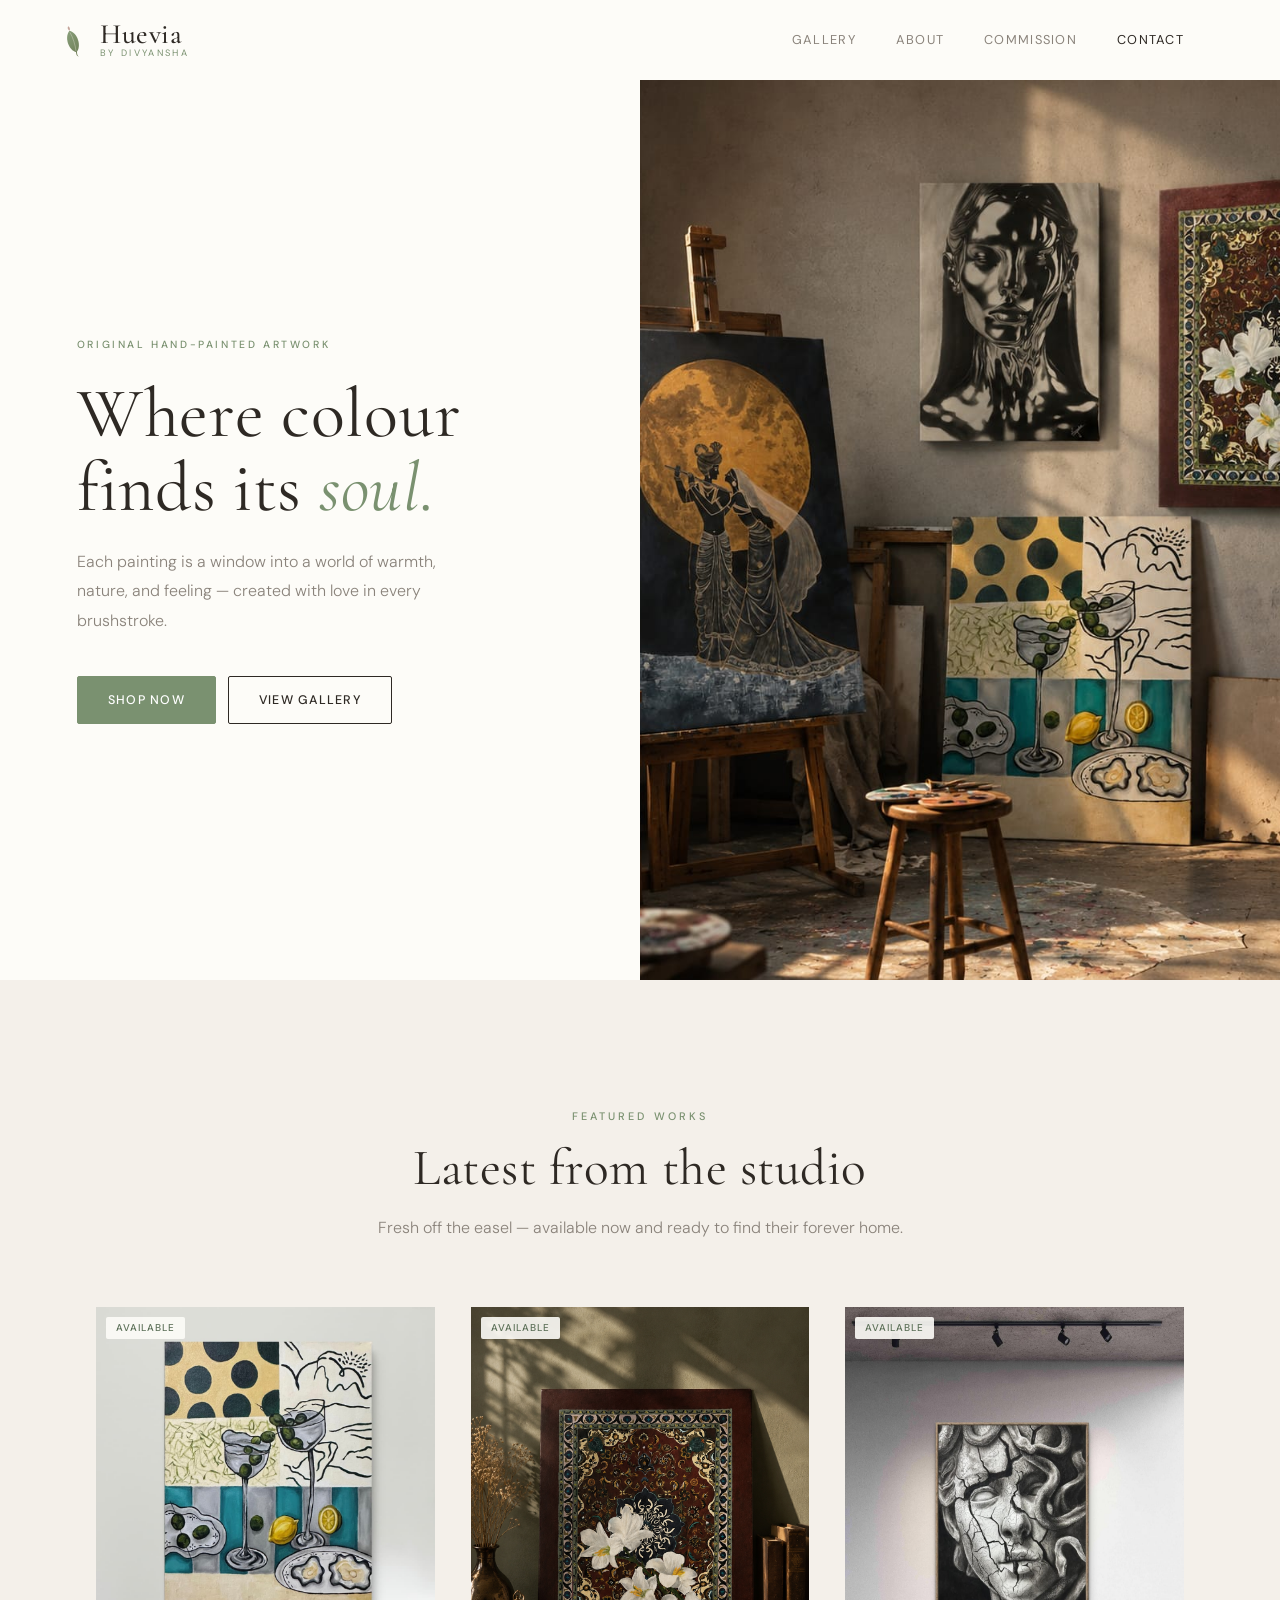
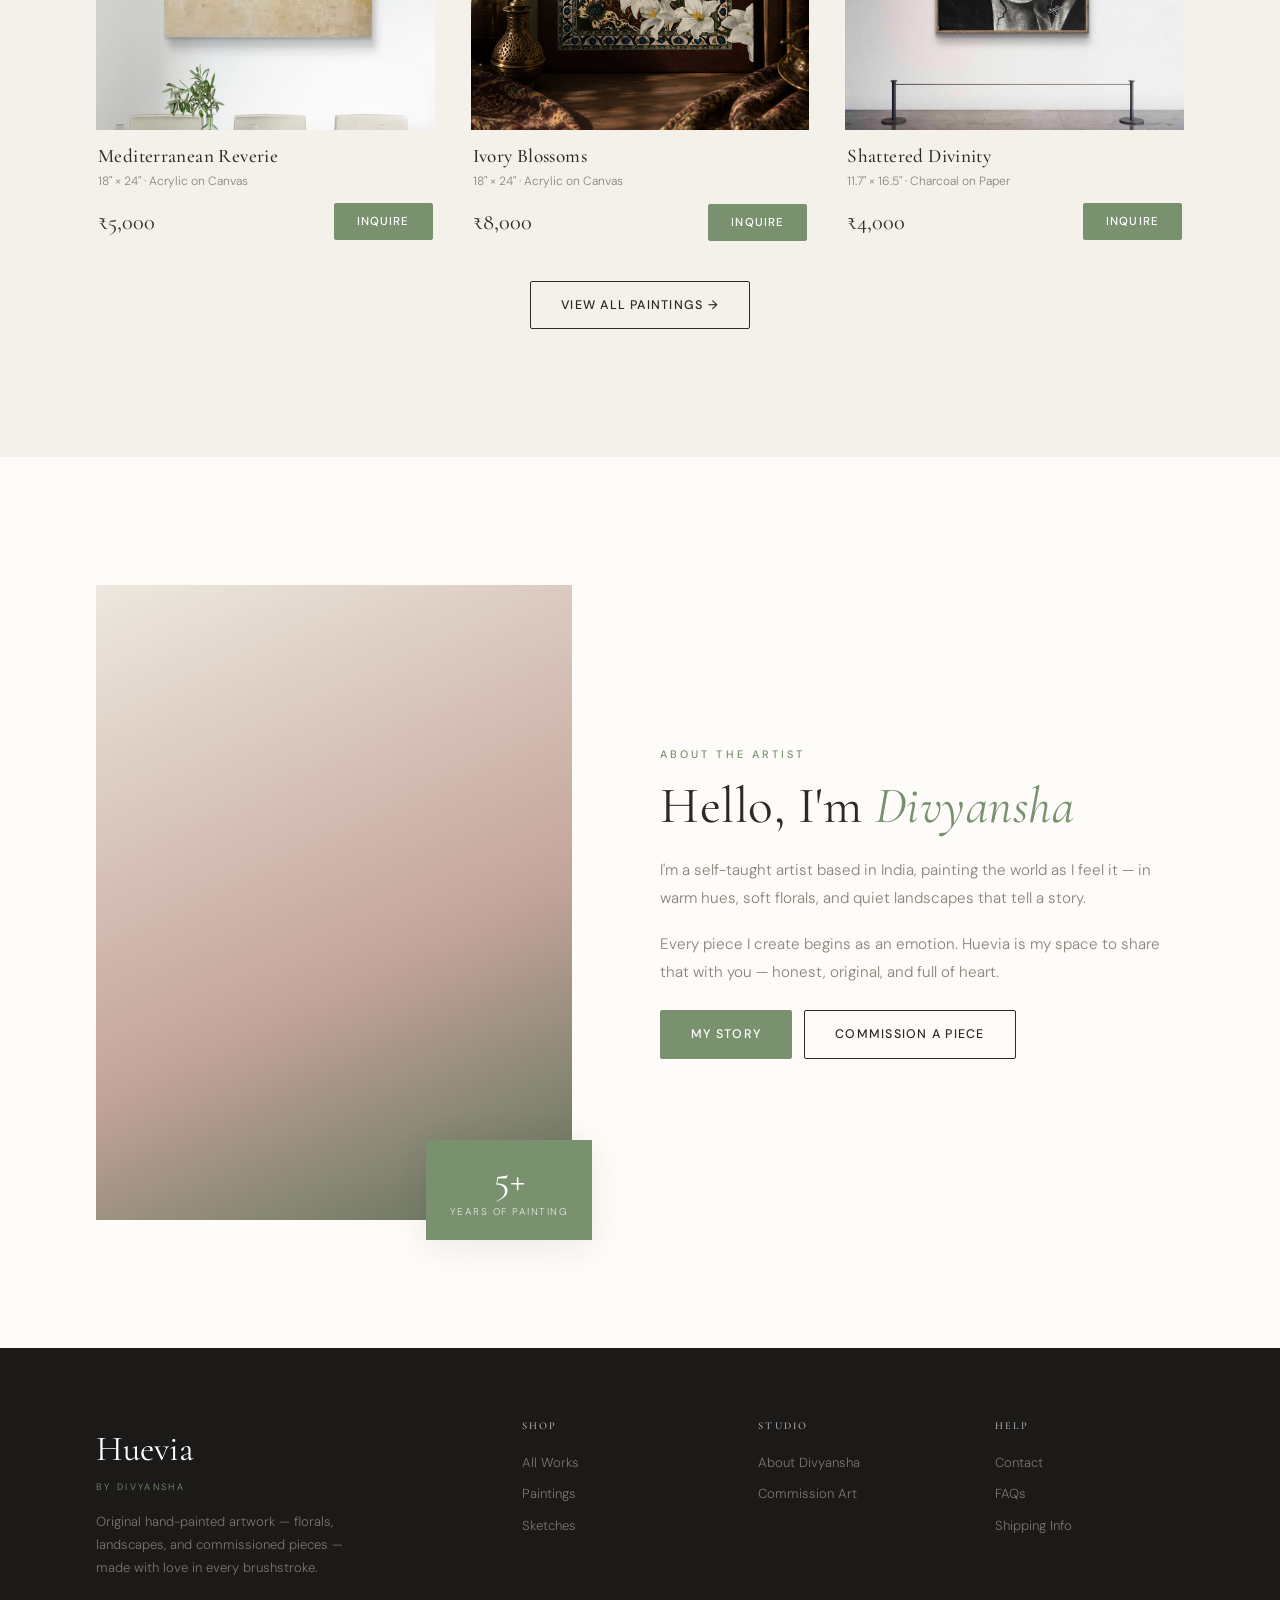
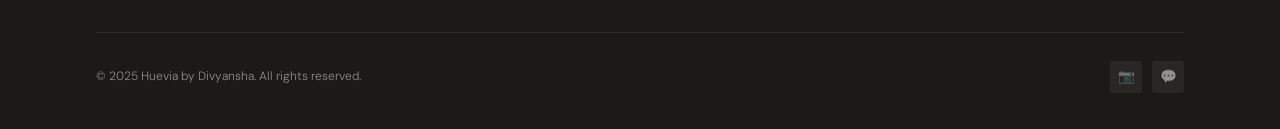
<file: index.html>
<!DOCTYPE html>
<html lang="en">
<head>
  <meta charset="UTF-8">
  <meta name="viewport" content="width=device-width, initial-scale=1.0">
  <title>Huevia by Divyansha — Original Hand-Painted Artwork</title>
  <meta name="description" content="Original acrylic, oil, and watercolor paintings by Divyansha. Shop florals, landscapes, mini paintings, and commission your own custom artwork.">
  <link rel="preconnect" href="https://fonts.googleapis.com">
  <link rel="preconnect" href="https://fonts.gstatic.com" crossorigin>
  <link href="https://fonts.googleapis.com/css2?family=Cormorant+Garamond:ital,wght@0,400;0,500;0,600;0,700;1,400;1,500&family=DM+Sans:wght@300;400;500;600&display=swap" rel="stylesheet">
  <link rel="stylesheet" href="css/styles.css">
  <link rel="icon" type="image/svg+xml" href="images/logo/favicon-mark.svg">
</head>
<body>

  <!-- NAV -->
  <nav class="nav">
    <div class="nav-inner">
      <a href="index.html" class="nav-logo">
        <svg class="nav-logo-mark" viewBox="0 0 120 120" aria-hidden="true">
          <defs>
            <linearGradient id="navLeafGrad" x1="30" y1="25" x2="90" y2="115" gradientUnits="userSpaceOnUse">
              <stop offset="0" stop-color="#8CA37F"/>
              <stop offset="1" stop-color="#6B7A52"/>
            </linearGradient>
          </defs>
          <g transform="rotate(-18 60 65)">
            <path d="M60,25 C85,40 85,90 60,105 C35,90 35,40 60,25 Z" fill="url(#navLeafGrad)"/>
            <path d="M60,33 C64,50 64,80 60,99" fill="none" stroke="#F4F0EA" stroke-width="1.4" stroke-linecap="round" opacity="0.75"/>
            <path d="M60,105 C58,110 58,115 60,119" fill="none" stroke="#6B7A52" stroke-width="3" stroke-linecap="round"/>
            <path d="M60,9 C65,14 65,21 60,25 C55,21 55,14 60,9 Z" fill="#C4A49A"/>
          </g>
        </svg>
        <span class="nav-logo-text">
          <span class="brand-name">Huevia</span>
          <span class="brand-sub">by Divyansha</span>
        </span>
      </a>
      <div class="nav-links">
        <a href="gallery.html">Gallery</a>
        <a href="about.html">About</a>
        <a href="commission.html">Commission</a>
        <a href="contact.html" class="nav-cta">Contact</a>
      </div>
      <button class="nav-burger" aria-label="Open menu">
        <span></span><span></span><span></span>
      </button>
    </div>
  </nav>
  <div class="mobile-nav">
    <a href="gallery.html">Gallery</a>
    <a href="about.html">About</a>
    <a href="commission.html">Commission</a>
    <a href="contact.html">Contact</a>
  </div>

  <!-- HERO -->
  <section class="hero">
    <div class="hero-content">
      <span class="hero-tag">Original Hand-Painted Artwork</span>
      <h1>Where colour<br>finds its <em>soul.</em></h1>
      <p>Each painting is a window into a world of warmth, nature, and feeling — created with love in every brushstroke.</p>
      <div class="hero-btns">
        <a href="gallery.html" class="btn btn-primary">Shop Now</a>
        <a href="gallery.html" class="btn btn-outline">View Gallery</a>
      </div>
    </div>
    <div class="hero-image">
      <div class="img-placeholder" style="background:linear-gradient(155deg,#EDE8DF 0%,#C4A49A 35%,#7A8B5A 70%,#2E2924 100%);"></div>
      <img src="images/background.jpeg" alt="Featured painting by Divyansha" style="position:absolute;inset:0;width:100%;height:100%;object-fit:cover;" onerror="this.remove()">
    </div>
  </section>

  <!-- FEATURED PAINTINGS -->
  <section class="section section-alt">
    <div class="container">
      <div class="sec-head reveal">
        <span class="label-tag">Featured Works</span>
        <h2>Latest from the studio</h2>
        <p>Fresh off the easel — available now and ready to find their forever home.</p>
      </div>
      <div class="paintings-grid" id="featured-grid"></div>
      <div class="tc mt-40 reveal">
        <a href="gallery.html" class="btn btn-outline">View All Paintings →</a>
      </div>
    </div>
  </section>

  <!-- ABOUT TEASER -->
  <section class="section">
    <div class="container">
      <div class="about-grid">
        <div class="about-img-wrap reveal">
          <!--
            Replace with: <img src="images/artist-photo.jpg" alt="Divyansha painting in her studio">
          -->
          <div class="main-photo">
            <div class="img-grad" style="background:linear-gradient(155deg,#EDE8DF 0%,#C4A49A 60%,#5C7058 100%);min-height:400px;"></div>
          </div>
          <div class="about-badge">
            <div class="bnum">5+</div>
            <div class="blbl">Years of Painting</div>
          </div>
        </div>
        <div class="about-text reveal">
          <span class="label-tag">About the Artist</span>
          <h2>Hello, I'm <em>Divyansha</em></h2>
          <p>I'm a self-taught artist based in India, painting the world as I feel it — in warm hues, soft florals, and quiet landscapes that tell a story.</p>
          <p>Every piece I create begins as an emotion. Huevia is my space to share that with you — honest, original, and full of heart.</p>
          <div class="hero-btns mt-24">
            <a href="about.html" class="btn btn-primary">My Story</a>
            <a href="commission.html" class="btn btn-outline">Commission a Piece</a>
          </div>
        </div>
      </div>
    </div>
  </section>

  <!-- FOOTER -->
  <footer class="footer">
    <div class="container">
      <div class="footer-grid">
        <div class="footer-brand">
          <span class="fn">Huevia</span>
          <span class="fs">by Divyansha</span>
          <p>Original hand-painted artwork — florals, landscapes, and commissioned pieces — made with love in every brushstroke.</p>
        </div>
        <div class="footer-col">
          <h5>Shop</h5>
          <a href="gallery.html">All Works</a>
          <a href="gallery.html?filter=painting">Paintings</a>
          <a href="gallery.html?filter=sketch">Sketches</a>
        </div>
        <div class="footer-col">
          <h5>Studio</h5>
          <a href="about.html">About Divyansha</a>
          <a href="commission.html">Commission Art</a>
        </div>
        <div class="footer-col">
          <h5>Help</h5>
          <a href="contact.html">Contact</a>
          <a href="contact.html#faq">FAQs</a>
          <a href="contact.html#shipping">Shipping Info</a>
        </div>
      </div>
      <div class="footer-bottom">
        <span>© 2025 Huevia by Divyansha. All rights reserved.</span>
        <div class="foot-social">
          <a href="https://instagram.com/divyansha_chirania" target="_blank" rel="noopener" title="Instagram">📷</a>
          <a href="https://wa.me/919799884882" target="_blank" rel="noopener" title="WhatsApp">💬</a>
        </div>
      </div>
    </div>
  </footer>

  <!-- MODAL -->
  <div class="modal-wrap">
    <div class="modal">
      <button class="modal-close" onclick="closeModal()">✕</button>
      <div class="modal-img"></div>
      <div class="modal-info">
        <span class="modal-avail"></span>
        <h2 class="modal-title"></h2>
        <p class="modal-desc"></p>
        <div class="modal-meta">
          <div><div class="m-lbl">Dimensions</div><div class="m-val m-dim"></div></div>
          <div><div class="m-lbl">Medium</div><div class="m-val m-med"></div></div>
          <div><div class="m-lbl">Canvas Type</div><div class="m-val m-can"></div></div>
          <div><div class="m-lbl">Ships In</div><div class="m-val m-ship"></div></div>
        </div>
        <div class="modal-price"></div>
        <div class="modal-actions">
          <button class="btn btn-primary btn-full modal-inquire">Inquire via WhatsApp 💬</button>
          <a href="commission.html" class="btn btn-outline btn-full">Commission Similar Work</a>
        </div>
        <p class="modal-note">🚚 Carefully packaged &amp; shipped across India</p>
      </div>
    </div>
  </div>

  <script src="js/main.js"></script>
</body>
</html>
</file>
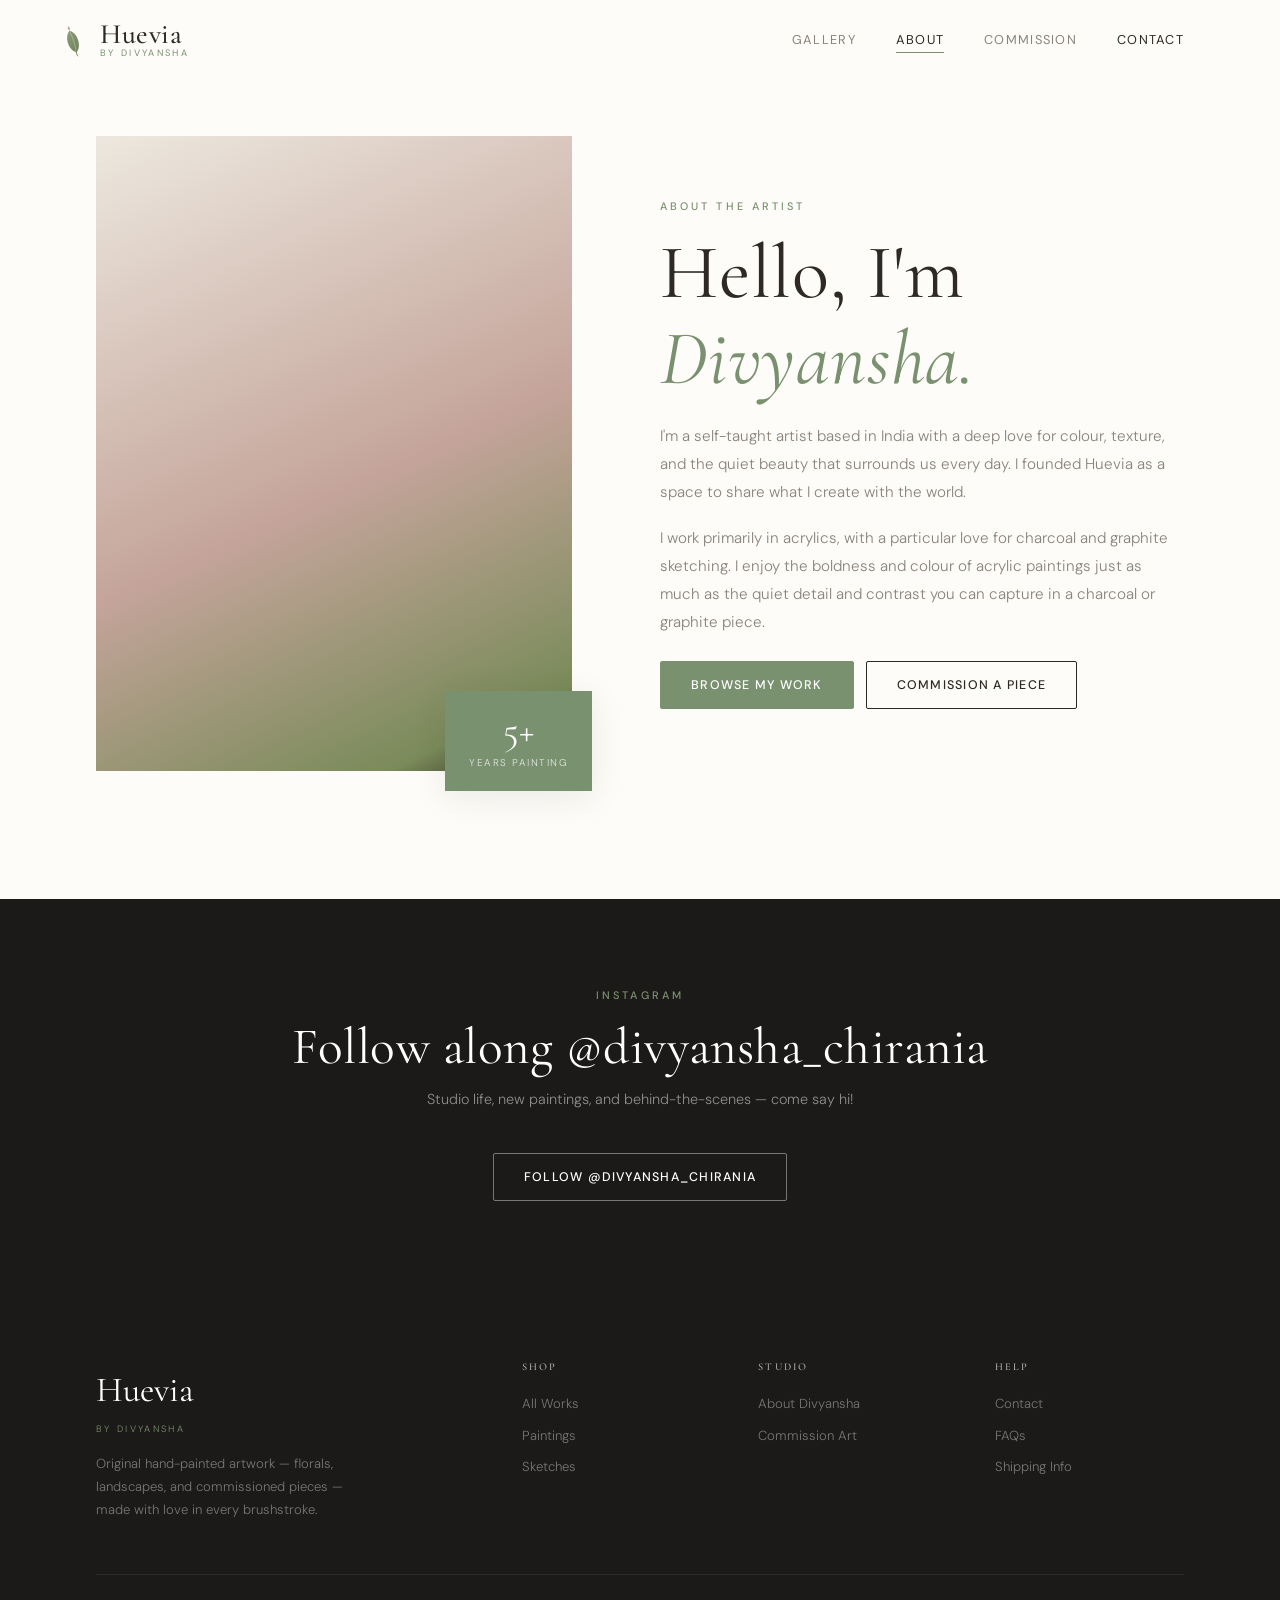
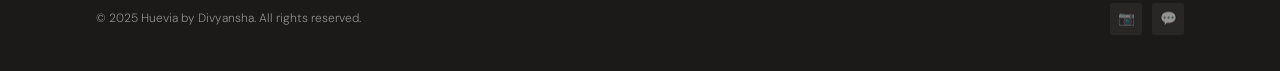
<file: about.html>
<!DOCTYPE html>
<html lang="en">
<head>
  <meta charset="UTF-8">
  <meta name="viewport" content="width=device-width, initial-scale=1.0">
  <title>About the Artist — Huevia by Divyansha</title>
  <meta name="description" content="Meet Divyansha — the self-taught artist behind Huevia. Her story, inspiration, and why she paints.">
  <link rel="preconnect" href="https://fonts.googleapis.com">
  <link rel="preconnect" href="https://fonts.gstatic.com" crossorigin>
  <link href="https://fonts.googleapis.com/css2?family=Cormorant+Garamond:ital,wght@0,400;0,500;0,600;0,700;1,400;1,500&family=DM+Sans:wght@300;400;500;600&display=swap" rel="stylesheet">
  <link rel="stylesheet" href="css/styles.css">
  <link rel="icon" type="image/svg+xml" href="images/logo/favicon-mark.svg">
</head>
<body>

  <!-- NAV -->
  <nav class="nav">
    <div class="nav-inner">
      <a href="index.html" class="nav-logo">
        <svg class="nav-logo-mark" viewBox="0 0 120 120" aria-hidden="true">
          <defs>
            <linearGradient id="navLeafGrad" x1="30" y1="25" x2="90" y2="115" gradientUnits="userSpaceOnUse">
              <stop offset="0" stop-color="#8CA37F"/>
              <stop offset="1" stop-color="#6B7A52"/>
            </linearGradient>
          </defs>
          <g transform="rotate(-18 60 65)">
            <path d="M60,25 C85,40 85,90 60,105 C35,90 35,40 60,25 Z" fill="url(#navLeafGrad)"/>
            <path d="M60,33 C64,50 64,80 60,99" fill="none" stroke="#F4F0EA" stroke-width="1.4" stroke-linecap="round" opacity="0.75"/>
            <path d="M60,105 C58,110 58,115 60,119" fill="none" stroke="#6B7A52" stroke-width="3" stroke-linecap="round"/>
            <path d="M60,9 C65,14 65,21 60,25 C55,21 55,14 60,9 Z" fill="#C4A49A"/>
          </g>
        </svg>
        <span class="nav-logo-text">
          <span class="brand-name">Huevia</span>
          <span class="brand-sub">by Divyansha</span>
        </span>
      </a>
      <div class="nav-links">
        <a href="gallery.html">Gallery</a>
        <a href="about.html">About</a>
        <a href="commission.html">Commission</a>
        <a href="contact.html" class="nav-cta">Contact</a>
      </div>
      <button class="nav-burger" aria-label="Open menu">
        <span></span><span></span><span></span>
      </button>
    </div>
  </nav>
  <div class="mobile-nav">
    <a href="gallery.html">Gallery</a>
    <a href="about.html">About</a>
    <a href="commission.html">Commission</a>
    <a href="contact.html">Contact</a>
  </div>

  <!-- HERO -->
  <section class="section" style="padding-top: calc(var(--nav-h) + 56px);">
    <div class="container">
      <div class="about-grid">

        <div class="about-img-wrap reveal">
          <!--
            Replace with your professional or studio photo:
            <img src="images/divyansha.jpg" alt="Divyansha in her studio">
          -->
          <div class="main-photo">
            <div class="img-grad" style="background:linear-gradient(155deg,#EDE8DF 0%,#C4A49A 55%,#7A8B5A 90%,#2E2924 100%);min-height:480px;"></div>
          </div>
          <div class="about-badge">
            <div class="bnum">5+</div>
            <div class="blbl">Years Painting</div>
          </div>
        </div>

        <div class="about-text reveal">
          <span class="label-tag">About the Artist</span>
          <h1>Hello, I'm <em>Divyansha.</em></h1>
          <p>I'm a self-taught artist based in India with a deep love for colour, texture, and the quiet beauty that surrounds us every day. I founded Huevia as a space to share what I create with the world.</p>
          <p>I work primarily in acrylics, with a particular love for charcoal and graphite sketching. I enjoy the boldness and colour of acrylic paintings just as much as the quiet detail and contrast you can capture in a charcoal or graphite piece.</p>
          <div class="hero-btns mt-24">
            <a href="gallery.html" class="btn btn-primary">Browse My Work</a>
            <a href="commission.html" class="btn btn-outline">Commission a Piece</a>
          </div>
        </div>
      </div>
    </div>
  </section>

  <!-- INSTAGRAM STRIP -->
  <section class="ig-strip">
    <div class="container">
      <span class="label-tag" style="color:var(--primary);">Instagram</span>
      <h2>Follow along @divyansha_chirania</h2>
      <p>Studio life, new paintings, and behind-the-scenes — come say hi!</p>
      <a href="https://instagram.com/divyansha_chirania" target="_blank" rel="noopener" class="btn btn-outline-light">
        Follow @divyansha_chirania
      </a>
    </div>
  </section>

  <!-- FOOTER -->
  <footer class="footer">
    <div class="container">
      <div class="footer-grid">
        <div class="footer-brand">
          <span class="fn">Huevia</span>
          <span class="fs">by Divyansha</span>
          <p>Original hand-painted artwork — florals, landscapes, and commissioned pieces — made with love in every brushstroke.</p>
        </div>
        <div class="footer-col">
          <h5>Shop</h5>
          <a href="gallery.html">All Works</a>
          <a href="gallery.html?filter=painting">Paintings</a>
          <a href="gallery.html?filter=sketch">Sketches</a>
        </div>
        <div class="footer-col">
          <h5>Studio</h5>
          <a href="about.html">About Divyansha</a>
          <a href="commission.html">Commission Art</a>
        </div>
        <div class="footer-col">
          <h5>Help</h5>
          <a href="contact.html">Contact</a>
          <a href="contact.html#faq">FAQs</a>
          <a href="contact.html#shipping">Shipping Info</a>
        </div>
      </div>
      <div class="footer-bottom">
        <span>© 2025 Huevia by Divyansha. All rights reserved.</span>
        <div class="foot-social">
          <a href="https://instagram.com/divyansha_chirania" target="_blank" rel="noopener" title="Instagram">📷</a>
          <a href="https://wa.me/919799884882" target="_blank" rel="noopener" title="WhatsApp">💬</a>
        </div>
      </div>
    </div>
  </footer>

  <script src="js/main.js"></script>
</body>
</html>
</file>
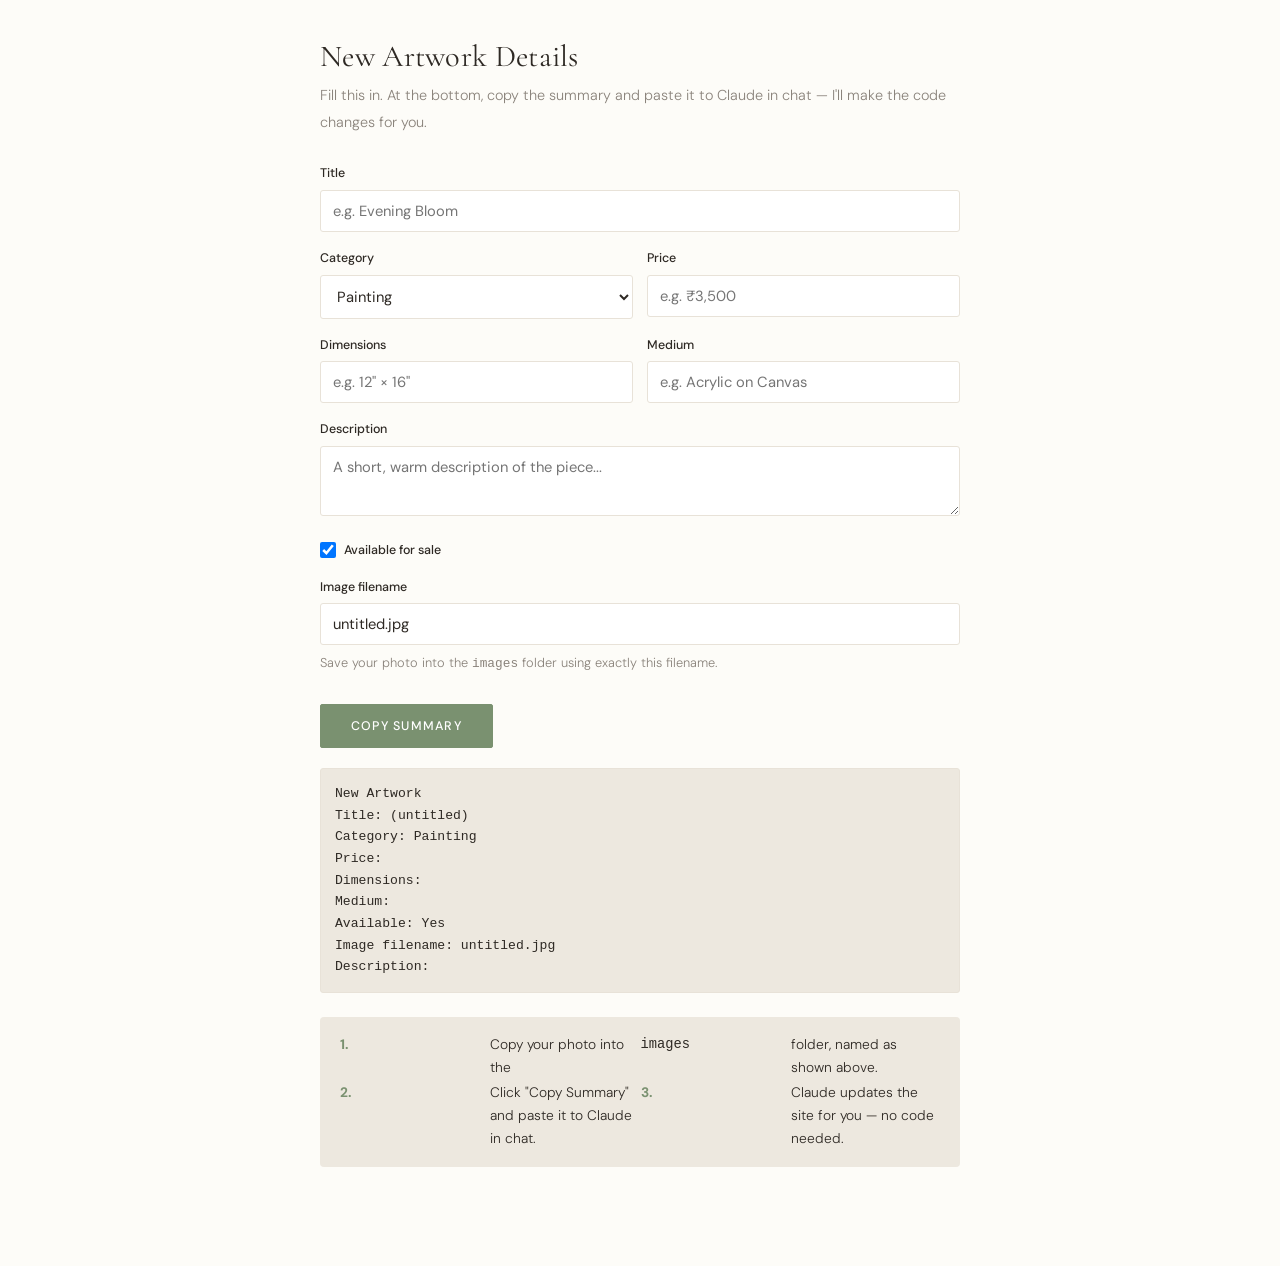
<file: artwork-form.html>
<!DOCTYPE html>
<html lang="en">
<head>
<meta charset="UTF-8">
<meta name="viewport" content="width=device-width, initial-scale=1.0">
<title>New Artwork Details — Huevia</title>
<link href="https://fonts.googleapis.com/css2?family=Cormorant+Garamond:ital,wght@0,400;0,500;0,600;0,700;1,400;1,500&family=DM+Sans:wght@300;400;500;600&display=swap" rel="stylesheet">
<link rel="stylesheet" href="css/styles.css">
<link rel="icon" type="image/svg+xml" href="images/logo/favicon-mark.svg">
<style>
  body { background: var(--bg); padding: 40px var(--pad) 100px; }
  .wrap { max-width: 640px; margin: 0 auto; }
  h1 { font-family: var(--font-heading); font-size: 1.9rem; margin-bottom: 8px; }
  .wrap > p { color: var(--text-light); font-size: .9rem; margin-bottom: 28px; }

  .a-field { margin-bottom: 16px; }
  .a-field label { display: block; font-size: .78rem; font-weight: 500; margin-bottom: 6px; }
  .a-field input[type="text"], .a-field select, .a-field textarea {
    width: 100%; padding: 10px 12px; font-family: var(--font-body); font-size: .92rem;
    border: 1px solid var(--border); border-radius: 3px; background: var(--white); color: var(--text);
  }
  .a-field textarea { resize: vertical; min-height: 70px; }
  .a-row { display: grid; grid-template-columns: 1fr 1fr; gap: 14px; }
  .a-check { display: flex; align-items: center; gap: 8px; margin-top: 4px; }
  .a-check input { width: 16px; height: 16px; }

  #output {
    width: 100%; min-height: 200px; font-family: 'Courier New', monospace; font-size: .82rem;
    padding: 14px; border: 1px solid var(--border); border-radius: 3px; background: var(--cream);
    white-space: pre-wrap; margin-top: 20px;
  }
  .steps { background: var(--cream); border-radius: 4px; padding: 16px 20px; margin-top: 24px; font-size: .86rem; line-height: 1.7; }
  .steps b { color: var(--primary); }
  .btn-row { margin-top: 12px; }
</style>
</head>
<body>
<div class="wrap">
  <h1>New Artwork Details</h1>
  <p>Fill this in. At the bottom, copy the summary and paste it to Claude in chat — I'll make the code changes for you.</p>

  <div class="a-field">
    <label>Title</label>
    <input type="text" id="f-title" placeholder="e.g. Evening Bloom">
  </div>

  <div class="a-row">
    <div class="a-field">
      <label>Category</label>
      <select id="f-category">
        <option value="Painting">Painting</option>
        <option value="Sketch">Sketch</option>
      </select>
    </div>
    <div class="a-field">
      <label>Price</label>
      <input type="text" id="f-price" placeholder="e.g. ₹3,500">
    </div>
  </div>

  <div class="a-row">
    <div class="a-field">
      <label>Dimensions</label>
      <input type="text" id="f-dim" placeholder='e.g. 12" × 16"'>
    </div>
    <div class="a-field">
      <label>Medium</label>
      <input type="text" id="f-medium" placeholder="e.g. Acrylic on Canvas">
    </div>
  </div>

  <div class="a-field">
    <label>Description</label>
    <textarea id="f-desc" placeholder="A short, warm description of the piece..."></textarea>
  </div>

  <div class="a-field a-check">
    <input type="checkbox" id="f-available" checked>
    <label for="f-available" style="margin:0;">Available for sale</label>
  </div>

  <div class="a-field">
    <label>Image filename</label>
    <input type="text" id="f-filename" placeholder="auto-filled from title">
  </div>
  <p style="font-size:.8rem;color:var(--text-light);margin-top:-10px;">Save your photo into the <code>images</code> folder using exactly this filename.</p>

  <div class="btn-row">
    <button class="btn btn-primary" id="btn-copy">Copy Summary</button>
  </div>

  <div id="output"></div>

  <div class="steps">
    <b>1.</b> Copy your photo into the <code>images</code> folder, named as shown above.<br>
    <b>2.</b> Click "Copy Summary" and paste it to Claude in chat.<br>
    <b>3.</b> Claude updates the site for you — no code needed.
  </div>
</div>

<script>
const $ = id => document.getElementById(id);
let filenameTouched = false;

function slugify(str) {
  return (str || 'untitled').toLowerCase().trim()
    .replace(/[^a-z0-9]+/g, '-')
    .replace(/^-+|-+$/g, '') || 'untitled';
}

function update() {
  if (!filenameTouched) {
    $('f-filename').value = slugify($('f-title').value) + '.jpg';
  }
  const summary =
`New Artwork
Title: ${$('f-title').value || '(untitled)'}
Category: ${$('f-category').value}
Price: ${$('f-price').value}
Dimensions: ${$('f-dim').value}
Medium: ${$('f-medium').value}
Available: ${$('f-available').checked ? 'Yes' : 'No, sold'}
Image filename: ${$('f-filename').value}
Description: ${$('f-desc').value}`;
  $('output').textContent = summary;
}

['f-title','f-category','f-price','f-dim','f-medium','f-desc','f-available']
  .forEach(id => $(id).addEventListener('input', update));
$('f-filename').addEventListener('input', () => filenameTouched = true);

$('btn-copy').addEventListener('click', async () => {
  await navigator.clipboard.writeText($('output').textContent);
  const btn = $('btn-copy');
  const old = btn.textContent;
  btn.textContent = 'Copied!';
  setTimeout(() => btn.textContent = old, 1400);
});

update();
</script>
</body>
</html>
</file>
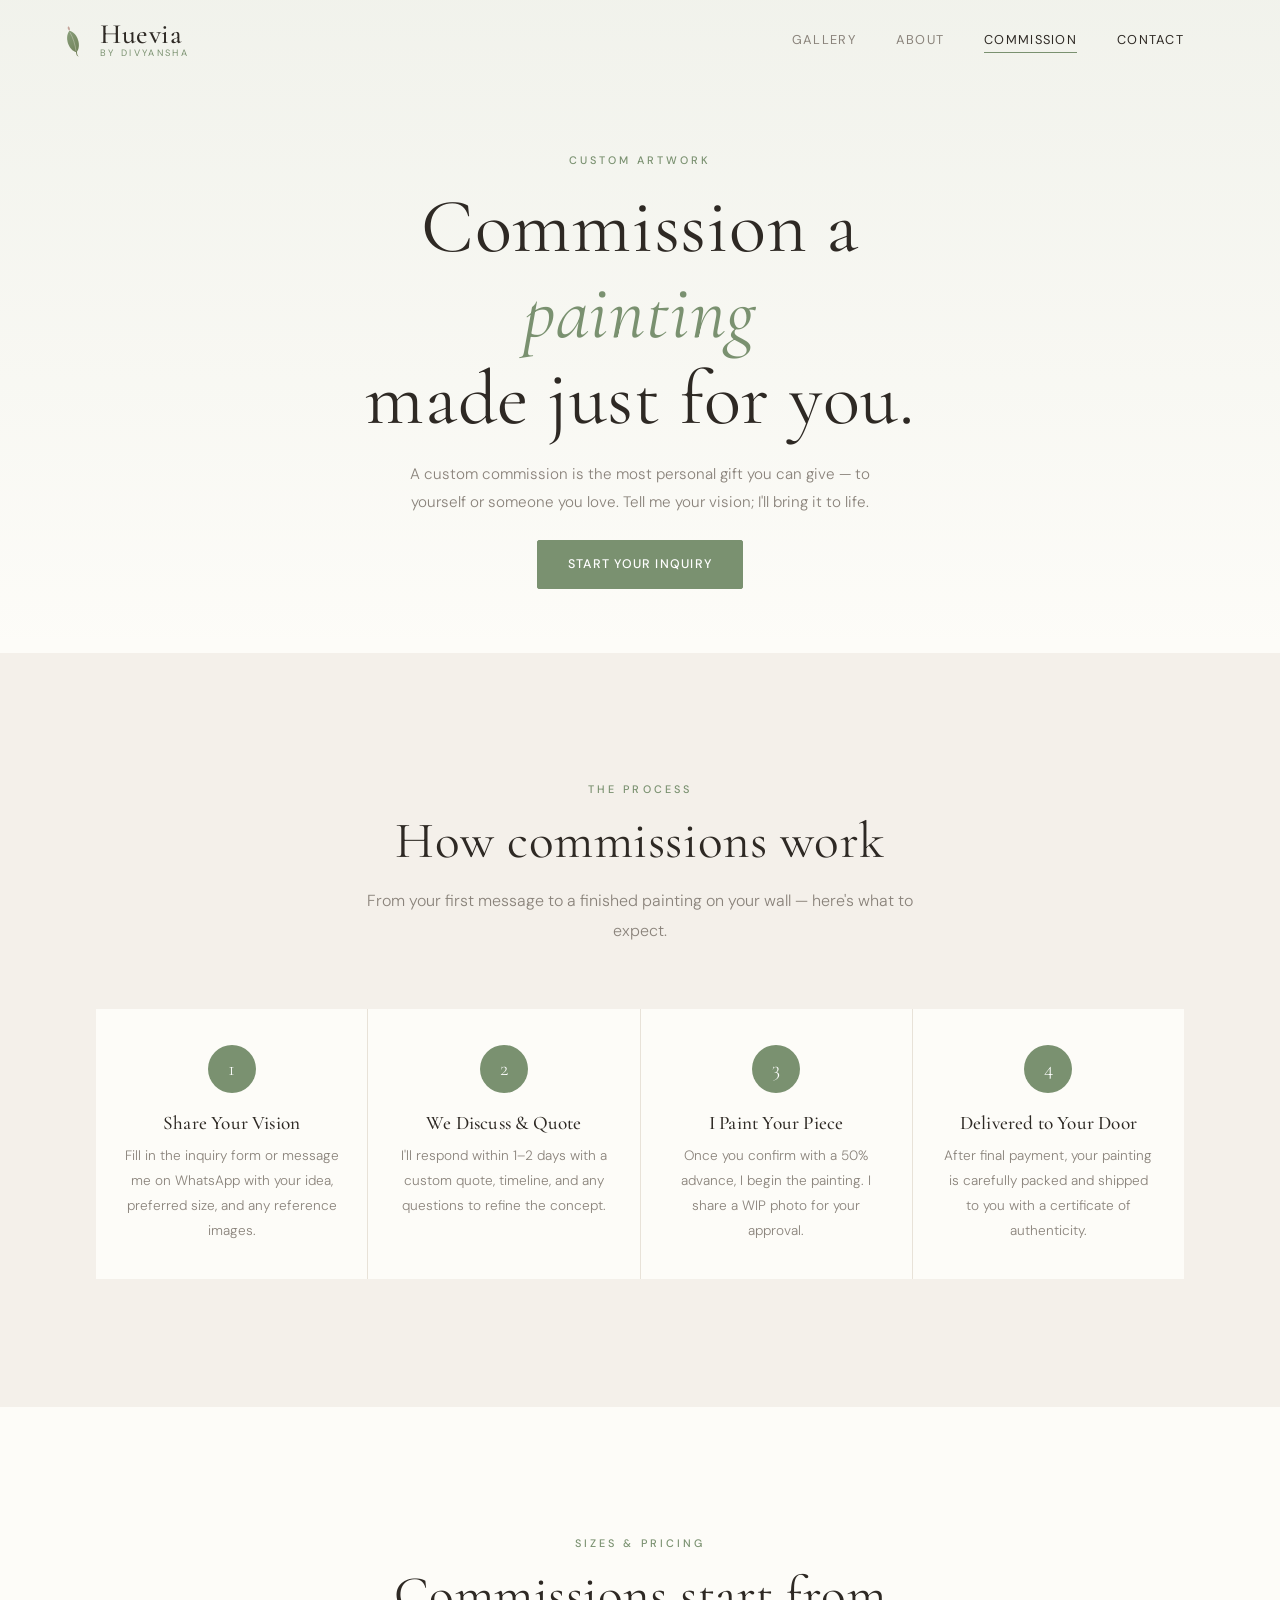
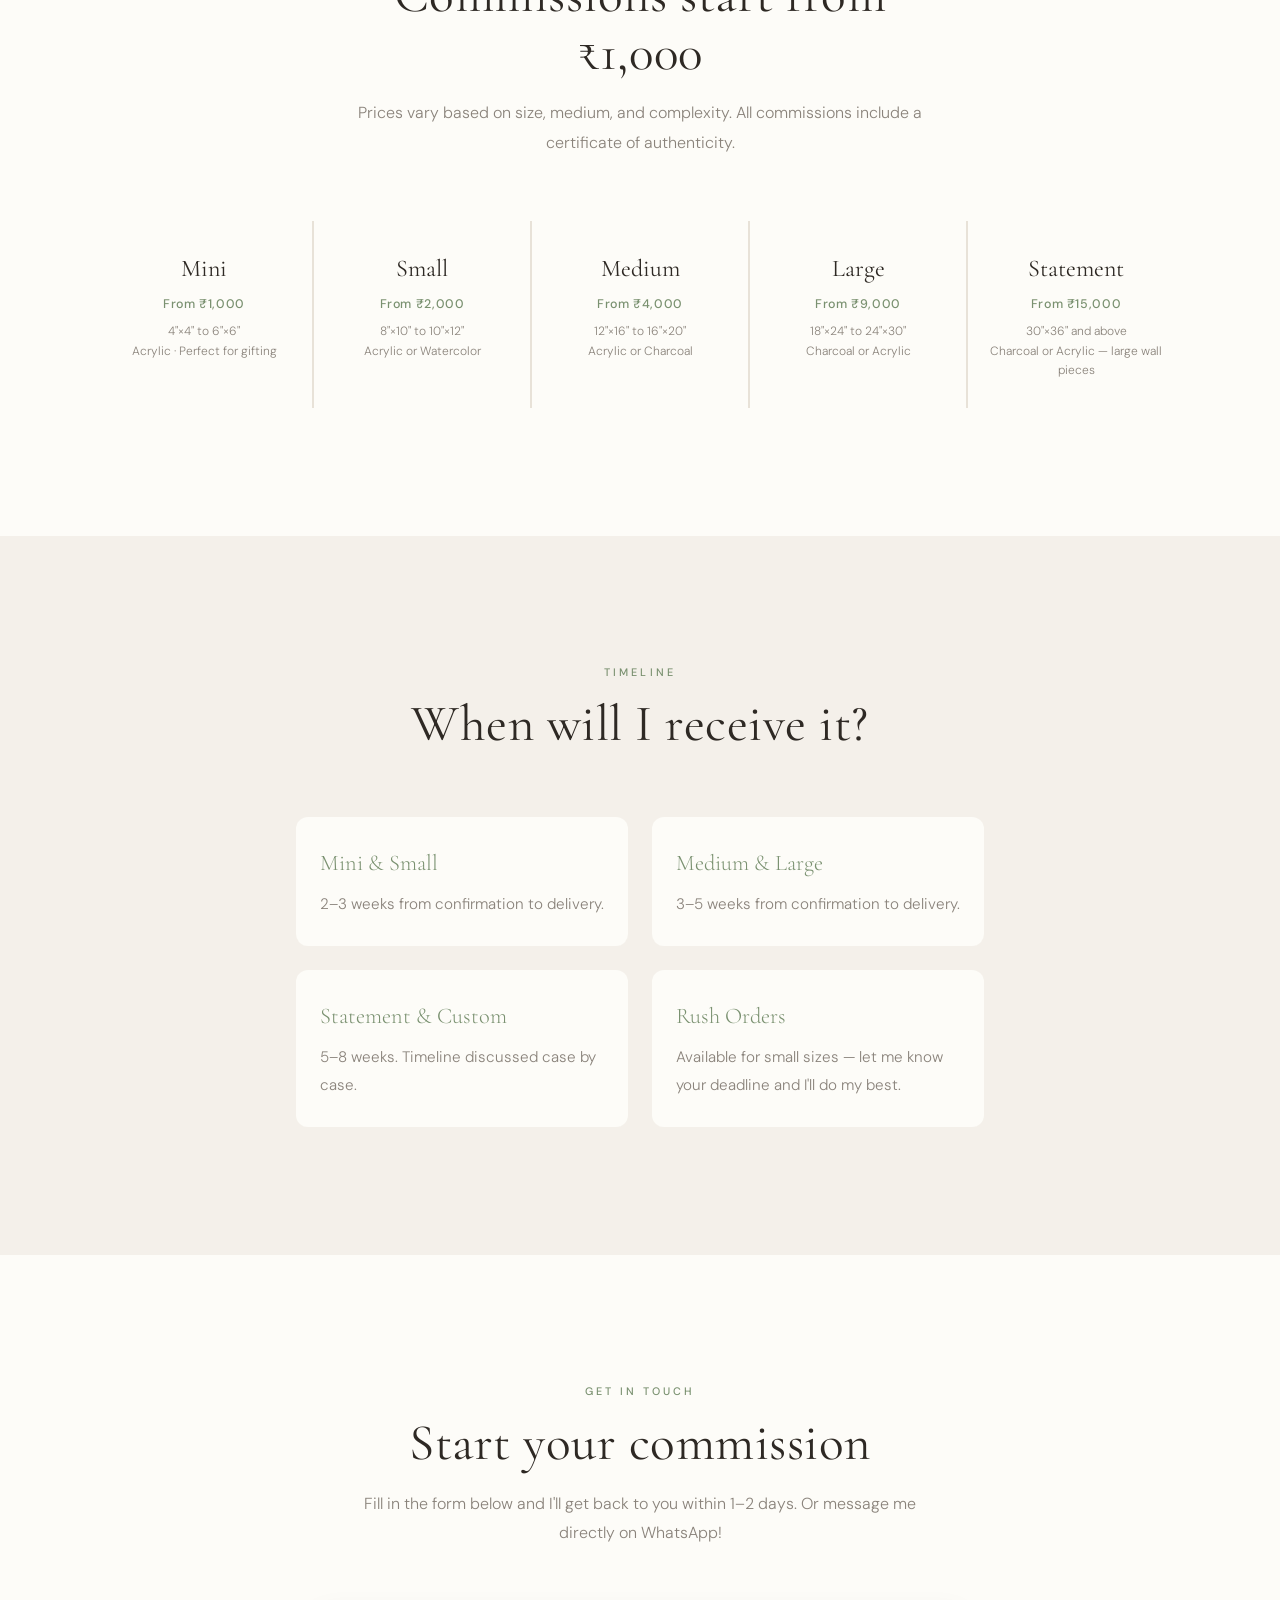
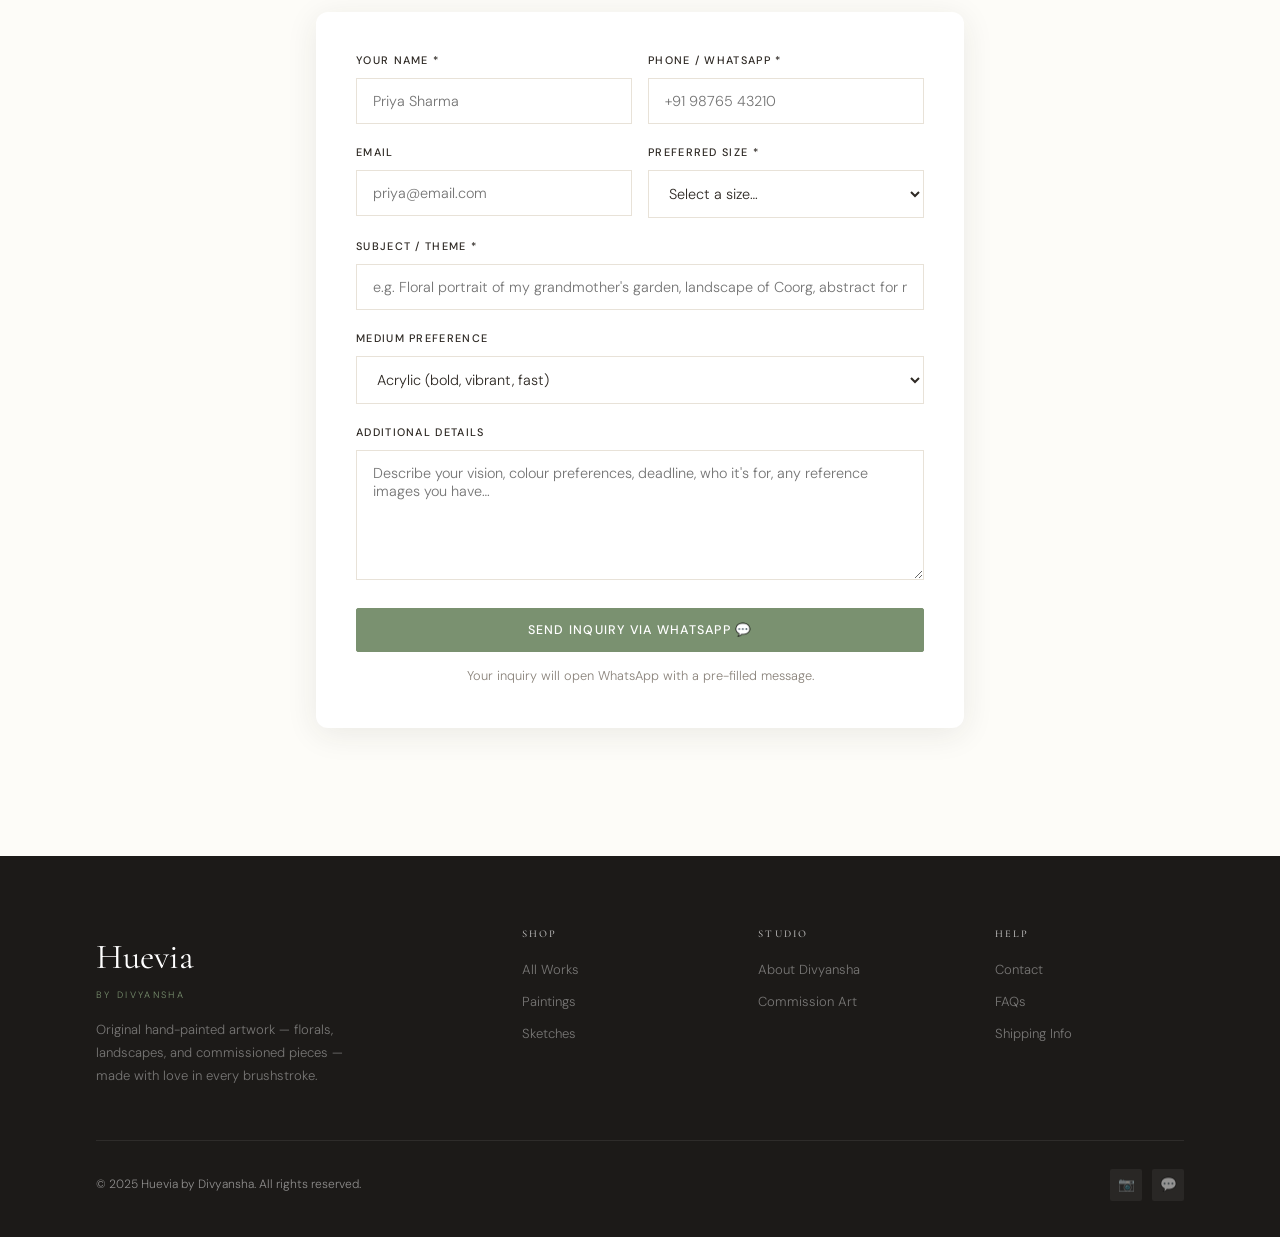
<file: commission.html>
<!DOCTYPE html>
<html lang="en">
<head>
  <meta charset="UTF-8">
  <meta name="viewport" content="width=device-width, initial-scale=1.0">
  <title>Commission a Painting — Huevia by Divyansha</title>
  <meta name="description" content="Commission a custom original painting by Divyansha. Portraits, landscapes, florals — your vision, painted by hand.">
  <link rel="preconnect" href="https://fonts.googleapis.com">
  <link rel="preconnect" href="https://fonts.gstatic.com" crossorigin>
  <link href="https://fonts.googleapis.com/css2?family=Cormorant+Garamond:ital,wght@0,400;0,500;0,600;0,700;1,400;1,500&family=DM+Sans:wght@300;400;500;600&display=swap" rel="stylesheet">
  <link rel="stylesheet" href="css/styles.css">
  <link rel="icon" type="image/svg+xml" href="images/logo/favicon-mark.svg">
</head>
<body>

  <!-- NAV -->
  <nav class="nav">
    <div class="nav-inner">
      <a href="index.html" class="nav-logo">
        <svg class="nav-logo-mark" viewBox="0 0 120 120" aria-hidden="true">
          <defs>
            <linearGradient id="navLeafGrad" x1="30" y1="25" x2="90" y2="115" gradientUnits="userSpaceOnUse">
              <stop offset="0" stop-color="#8CA37F"/>
              <stop offset="1" stop-color="#6B7A52"/>
            </linearGradient>
          </defs>
          <g transform="rotate(-18 60 65)">
            <path d="M60,25 C85,40 85,90 60,105 C35,90 35,40 60,25 Z" fill="url(#navLeafGrad)"/>
            <path d="M60,33 C64,50 64,80 60,99" fill="none" stroke="#F4F0EA" stroke-width="1.4" stroke-linecap="round" opacity="0.75"/>
            <path d="M60,105 C58,110 58,115 60,119" fill="none" stroke="#6B7A52" stroke-width="3" stroke-linecap="round"/>
            <path d="M60,9 C65,14 65,21 60,25 C55,21 55,14 60,9 Z" fill="#C4A49A"/>
          </g>
        </svg>
        <span class="nav-logo-text">
          <span class="brand-name">Huevia</span>
          <span class="brand-sub">by Divyansha</span>
        </span>
      </a>
      <div class="nav-links">
        <a href="gallery.html">Gallery</a>
        <a href="about.html">About</a>
        <a href="commission.html">Commission</a>
        <a href="contact.html" class="nav-cta">Contact</a>
      </div>
      <button class="nav-burger" aria-label="Open menu">
        <span></span><span></span><span></span>
      </button>
    </div>
  </nav>
  <div class="mobile-nav">
    <a href="gallery.html">Gallery</a>
    <a href="about.html">About</a>
    <a href="commission.html">Commission</a>
    <a href="contact.html">Contact</a>
  </div>

  <!-- HERO -->
  <div class="page-banner" style="background:linear-gradient(180deg,rgba(122,145,112,.09) 0%,transparent 100%);">
    <span class="label-tag">Custom Artwork</span>
    <h1>Commission a <em style="font-style:italic;color:var(--primary);">painting</em><br>made just for you.</h1>
    <p>A custom commission is the most personal gift you can give — to yourself or someone you love. Tell me your vision; I'll bring it to life.</p>
    <a href="#commission-form" class="btn btn-primary mt-24">Start Your Inquiry</a>
  </div>

  <!-- HOW IT WORKS -->
  <section class="section section-alt">
    <div class="container">
      <div class="sec-head reveal">
        <span class="label-tag">The Process</span>
        <h2>How commissions work</h2>
        <p>From your first message to a finished painting on your wall — here's what to expect.</p>
      </div>
      <div class="steps">
        <div class="step reveal">
          <div class="step-num">1</div>
          <h4>Share Your Vision</h4>
          <p>Fill in the inquiry form or message me on WhatsApp with your idea, preferred size, and any reference images.</p>
        </div>
        <div class="step reveal">
          <div class="step-num">2</div>
          <h4>We Discuss & Quote</h4>
          <p>I'll respond within 1–2 days with a custom quote, timeline, and any questions to refine the concept.</p>
        </div>
        <div class="step reveal">
          <div class="step-num">3</div>
          <h4>I Paint Your Piece</h4>
          <p>Once you confirm with a 50% advance, I begin the painting. I share a WIP photo for your approval.</p>
        </div>
        <div class="step reveal">
          <div class="step-num">4</div>
          <h4>Delivered to Your Door</h4>
          <p>After final payment, your painting is carefully packed and shipped to you with a certificate of authenticity.</p>
        </div>
      </div>
    </div>
  </section>

  <!-- SIZES & PRICING -->
  <section class="section">
    <div class="container">
      <div class="sec-head reveal">
        <span class="label-tag">Sizes & Pricing</span>
        <h2>Commissions start from ₹1,000</h2>
        <p>Prices vary based on size, medium, and complexity. All commissions include a certificate of authenticity.</p>
      </div>
      <div class="sizes-grid">
        <div class="size-card reveal">
          <div class="sz">Mini</div>
          <div class="from">From ₹1,000</div>
          <div class="sdesc">4"×4" to 6"×6"<br>Acrylic · Perfect for gifting</div>
        </div>
        <div class="size-card reveal">
          <div class="sz">Small</div>
          <div class="from">From ₹2,000</div>
          <div class="sdesc">8"×10" to 10"×12"<br>Acrylic or Watercolor</div>
        </div>
        <div class="size-card reveal">
          <div class="sz">Medium</div>
          <div class="from">From ₹4,000</div>
          <div class="sdesc">12"×16" to 16"×20"<br>Acrylic or Charcoal</div>
        </div>
        <div class="size-card reveal">
          <div class="sz">Large</div>
          <div class="from">From ₹9,000</div>
          <div class="sdesc">18"×24" to 24"×30"<br>Charcoal or Acrylic</div>
        </div>
        <div class="size-card reveal">
          <div class="sz">Statement</div>
          <div class="from">From ₹15,000</div>
          <div class="sdesc">30"×36" and above<br>Charcoal or Acrylic — large wall pieces</div>
        </div>
      </div>
    </div>
  </section>

  <!-- TIMELINE -->
  <section class="section section-alt">
    <div class="container" style="max-width:800px;">
      <div class="sec-head reveal">
        <span class="label-tag">Timeline</span>
        <h2>When will I receive it?</h2>
      </div>
      <div style="display:grid;grid-template-columns:1fr 1fr;gap:24px;" class="reveal">
        <div style="background:var(--bg);border-radius:var(--r-lg);padding:28px 24px;">
          <div style="font-family:var(--font-heading);font-size:1.4rem;color:var(--primary);margin-bottom:8px;">Mini &amp; Small</div>
          <p>2–3 weeks from confirmation to delivery.</p>
        </div>
        <div style="background:var(--bg);border-radius:var(--r-lg);padding:28px 24px;">
          <div style="font-family:var(--font-heading);font-size:1.4rem;color:var(--primary);margin-bottom:8px;">Medium &amp; Large</div>
          <p>3–5 weeks from confirmation to delivery.</p>
        </div>
        <div style="background:var(--bg);border-radius:var(--r-lg);padding:28px 24px;">
          <div style="font-family:var(--font-heading);font-size:1.4rem;color:var(--primary);margin-bottom:8px;">Statement &amp; Custom</div>
          <p>5–8 weeks. Timeline discussed case by case.</p>
        </div>
        <div style="background:var(--bg);border-radius:var(--r-lg);padding:28px 24px;">
          <div style="font-family:var(--font-heading);font-size:1.4rem;color:var(--primary);margin-bottom:8px;">Rush Orders</div>
          <p>Available for small sizes — let me know your deadline and I'll do my best.</p>
        </div>
      </div>
    </div>
  </section>

  <!-- INQUIRY FORM -->
  <section class="section" id="commission-form">
    <div class="container" style="max-width:760px;">
      <div class="sec-head reveal">
        <span class="label-tag">Get in Touch</span>
        <h2>Start your commission</h2>
        <p>Fill in the form below and I'll get back to you within 1–2 days. Or message me directly on WhatsApp!</p>
      </div>

      <form class="site-form reveal" style="background:var(--white);padding:40px;border-radius:var(--r-lg);box-shadow:var(--shadow-md);">
        <div class="form-row">
          <div class="form-group">
            <label for="c-name">Your Name *</label>
            <input type="text" id="c-name" name="name" placeholder="Priya Sharma" required>
          </div>
          <div class="form-group">
            <label for="c-phone">Phone / WhatsApp *</label>
            <input type="tel" id="c-phone" name="phone" placeholder="+91 98765 43210" required>
          </div>
        </div>
        <div class="form-row">
          <div class="form-group">
            <label for="c-email">Email</label>
            <input type="email" id="c-email" name="email" placeholder="priya@email.com">
          </div>
          <div class="form-group">
            <label for="c-size">Preferred Size *</label>
            <select id="c-size" name="size" required>
              <option value="">Select a size…</option>
              <option value="Mini (4&quot;×4&quot; to 6&quot;×6&quot;) — from ₹1,000">Mini (4"×4" to 6"×6") — from ₹1,000</option>
              <option value="Small (8&quot;×10&quot; to 10&quot;×12&quot;) — from ₹2,000">Small (8"×10" to 10"×12") — from ₹2,000</option>
              <option value="Medium (12&quot;×16&quot; to 16&quot;×20&quot;) — from ₹4,000">Medium (12"×16" to 16"×20") — from ₹4,000</option>
              <option value="Large (18&quot;×24&quot; to 24&quot;×30&quot;) — from ₹9,000">Large (18"×24" to 24"×30") — from ₹9,000</option>
              <option value="Statement (30&quot;+ ) — from ₹15,000">Statement (30"+) — from ₹15,000</option>
              <option value="Custom / Not sure">Custom / Not sure yet</option>
            </select>
          </div>
        </div>
        <div class="form-group">
          <label for="c-subject">Subject / Theme *</label>
          <input type="text" id="c-subject" name="subject" placeholder="e.g. Floral portrait of my grandmother's garden, landscape of Coorg, abstract for my living room…" required>
        </div>
        <div class="form-group">
          <label for="c-medium">Medium Preference</label>
          <select id="c-medium" name="message">
            <option>Acrylic (bold, vibrant, fast)</option>
            <option>Charcoal (bold, textured, expressive)</option>
            <option>Watercolor (soft, delicate)</option>
            <option>No preference — let Divyansha decide</option>
          </select>
        </div>
        <div class="form-group">
          <label for="c-details">Additional Details</label>
          <textarea id="c-details" name="message" placeholder="Describe your vision, colour preferences, deadline, who it's for, any reference images you have…"></textarea>
        </div>
        <button type="submit" class="btn btn-primary btn-full">
          Send Inquiry via WhatsApp 💬
        </button>
        <p style="text-align:center;margin-top:12px;font-size:.8rem;color:var(--text-light);">Your inquiry will open WhatsApp with a pre-filled message.</p>
      </form>
    </div>
  </section>

  <!-- FOOTER -->
  <footer class="footer">
    <div class="container">
      <div class="footer-grid">
        <div class="footer-brand">
          <span class="fn">Huevia</span>
          <span class="fs">by Divyansha</span>
          <p>Original hand-painted artwork — florals, landscapes, and commissioned pieces — made with love in every brushstroke.</p>
        </div>
        <div class="footer-col">
          <h5>Shop</h5>
          <a href="gallery.html">All Works</a>
          <a href="gallery.html?filter=painting">Paintings</a>
          <a href="gallery.html?filter=sketch">Sketches</a>
        </div>
        <div class="footer-col">
          <h5>Studio</h5>
          <a href="about.html">About Divyansha</a>
          <a href="commission.html">Commission Art</a>
        </div>
        <div class="footer-col">
          <h5>Help</h5>
          <a href="contact.html">Contact</a>
          <a href="contact.html#faq">FAQs</a>
          <a href="contact.html#shipping">Shipping Info</a>
        </div>
      </div>
      <div class="footer-bottom">
        <span>© 2025 Huevia by Divyansha. All rights reserved.</span>
        <div class="foot-social">
          <a href="https://instagram.com/divyansha_chirania" target="_blank" rel="noopener">📷</a>
          <a href="https://wa.me/919799884882" target="_blank" rel="noopener">💬</a>
        </div>
      </div>
    </div>
  </footer>

  <script src="js/main.js"></script>
</body>
</html>
</file>
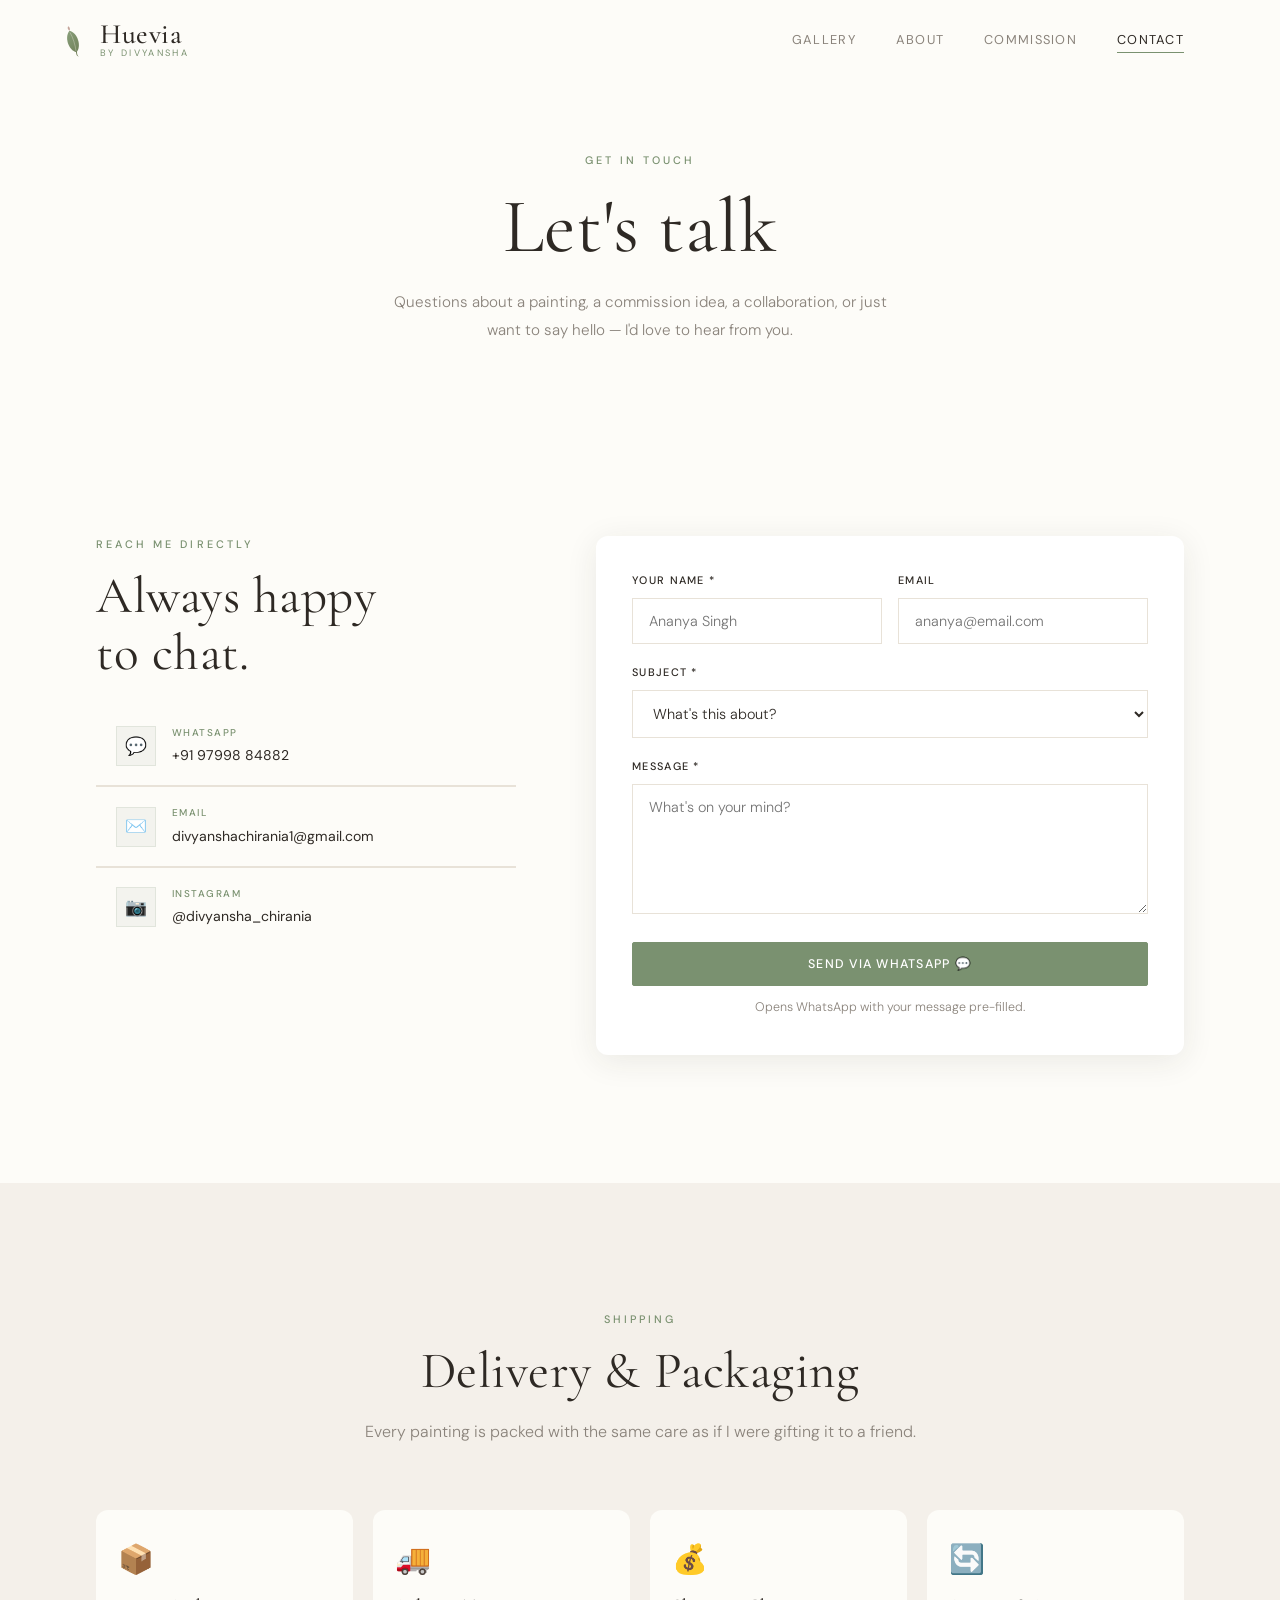
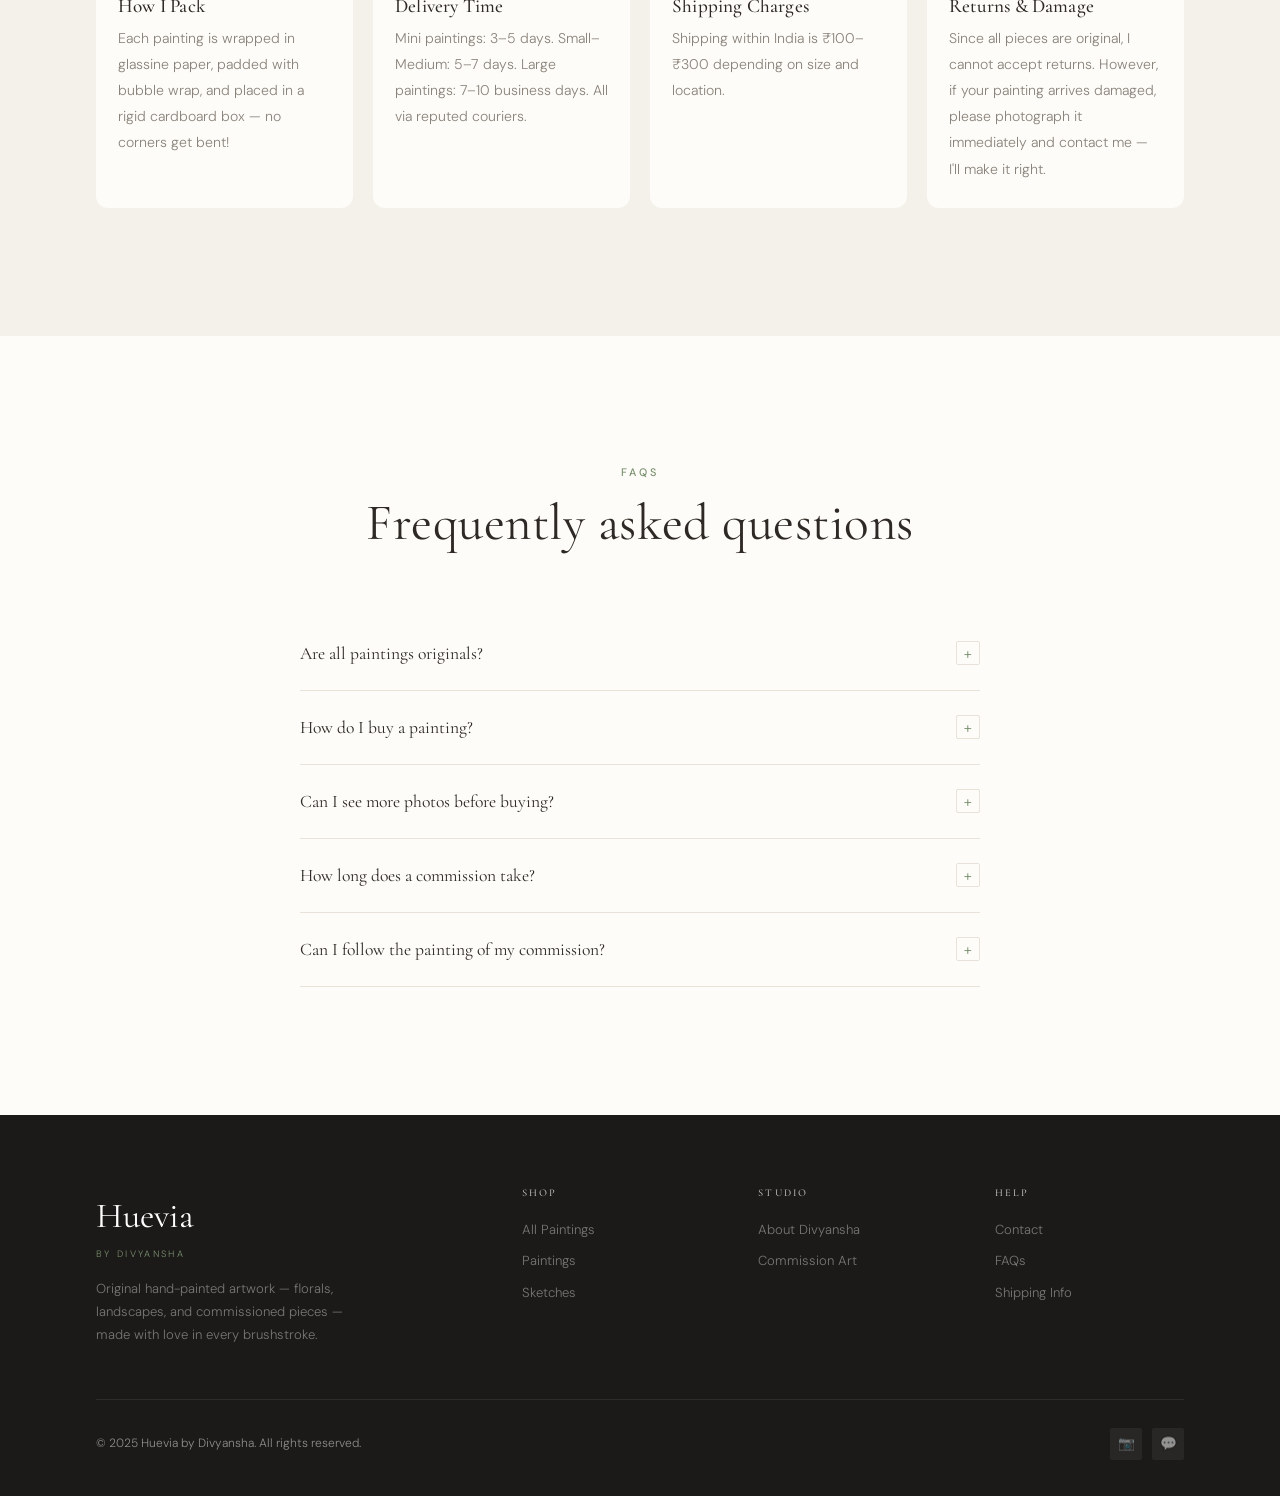
<file: contact.html>
<!DOCTYPE html>
<html lang="en">
<head>
  <meta charset="UTF-8">
  <meta name="viewport" content="width=device-width, initial-scale=1.0">
  <title>Contact — Huevia by Divyansha</title>
  <meta name="description" content="Get in touch with Divyansha for commissions, inquiries, collaborations, or just to say hello. Also includes FAQs and shipping information.">
  <link rel="preconnect" href="https://fonts.googleapis.com">
  <link rel="preconnect" href="https://fonts.gstatic.com" crossorigin>
  <link href="https://fonts.googleapis.com/css2?family=Cormorant+Garamond:ital,wght@0,400;0,500;0,600;0,700;1,400;1,500&family=DM+Sans:wght@300;400;500;600&display=swap" rel="stylesheet">
  <link rel="stylesheet" href="css/styles.css">
  <link rel="icon" type="image/svg+xml" href="images/logo/favicon-mark.svg">
</head>
<body>

  <!-- NAV -->
  <nav class="nav">
    <div class="nav-inner">
      <a href="index.html" class="nav-logo">
        <svg class="nav-logo-mark" viewBox="0 0 120 120" aria-hidden="true">
          <defs>
            <linearGradient id="navLeafGrad" x1="30" y1="25" x2="90" y2="115" gradientUnits="userSpaceOnUse">
              <stop offset="0" stop-color="#8CA37F"/>
              <stop offset="1" stop-color="#6B7A52"/>
            </linearGradient>
          </defs>
          <g transform="rotate(-18 60 65)">
            <path d="M60,25 C85,40 85,90 60,105 C35,90 35,40 60,25 Z" fill="url(#navLeafGrad)"/>
            <path d="M60,33 C64,50 64,80 60,99" fill="none" stroke="#F4F0EA" stroke-width="1.4" stroke-linecap="round" opacity="0.75"/>
            <path d="M60,105 C58,110 58,115 60,119" fill="none" stroke="#6B7A52" stroke-width="3" stroke-linecap="round"/>
            <path d="M60,9 C65,14 65,21 60,25 C55,21 55,14 60,9 Z" fill="#C4A49A"/>
          </g>
        </svg>
        <span class="nav-logo-text">
          <span class="brand-name">Huevia</span>
          <span class="brand-sub">by Divyansha</span>
        </span>
      </a>
      <div class="nav-links">
        <a href="gallery.html">Gallery</a>
        <a href="about.html">About</a>
        <a href="commission.html">Commission</a>
        <a href="contact.html" class="nav-cta">Contact</a>
      </div>
      <button class="nav-burger" aria-label="Open menu">
        <span></span><span></span><span></span>
      </button>
    </div>
  </nav>
  <div class="mobile-nav">
    <a href="gallery.html">Gallery</a>
    <a href="about.html">About</a>
    <a href="commission.html">Commission</a>
    <a href="contact.html">Contact</a>
  </div>

  <!-- BANNER -->
  <div class="page-banner">
    <span class="label-tag">Get in Touch</span>
    <h1>Let's talk</h1>
    <p>Questions about a painting, a commission idea, a collaboration, or just want to say hello — I'd love to hear from you.</p>
  </div>

  <!-- CONTACT -->
  <section class="section">
    <div class="container">
      <div class="contact-grid">

        <!-- Info -->
        <div>
          <span class="label-tag">Reach Me Directly</span>
          <h2 style="margin-bottom:14px;">Always happy<br>to chat.</h2>

          <div class="clinks mt-24">
            <a href="https://wa.me/919799884882" target="_blank" rel="noopener" class="clink">
              <div class="clink-icon">💬</div>
              <div>
                <div class="clink-lbl">WhatsApp</div>
                <div class="clink-val">+91 97998 84882</div>
              </div>
            </a>
            <a href="mailto:divyanshachirania1@gmail.com" class="clink">
              <div class="clink-icon">✉️</div>
              <div>
                <div class="clink-lbl">Email</div>
                <div class="clink-val">divyanshachirania1@gmail.com</div>
              </div>
            </a>
            <a href="https://instagram.com/divyansha_chirania" target="_blank" rel="noopener" class="clink">
              <div class="clink-icon">📷</div>
              <div>
                <div class="clink-lbl">Instagram</div>
                <div class="clink-val">@divyansha_chirania</div>
              </div>
            </a>
          </div>
        </div>

        <!-- Form -->
        <div class="reveal">
          <form class="site-form" style="background:var(--white);padding:36px;border-radius:var(--r-lg);box-shadow:var(--shadow-md);">
            <div class="form-row">
              <div class="form-group">
                <label for="ct-name">Your Name *</label>
                <input type="text" id="ct-name" name="name" placeholder="Ananya Singh" required>
              </div>
              <div class="form-group">
                <label for="ct-email">Email</label>
                <input type="email" id="ct-email" name="email" placeholder="ananya@email.com">
              </div>
            </div>
            <div class="form-group">
              <label for="ct-subject">Subject *</label>
              <select id="ct-subject" name="subject" required>
                <option value="">What's this about?</option>
                <option value="a general inquiry">General Inquiry</option>
                <option value="purchasing a painting">Purchasing a Painting</option>
                <option value="a commission">Commission a Painting</option>
                <option value="a collaboration">Collaboration / Partnership</option>
                <option value="shipping & orders">Shipping &amp; Orders</option>
                <option value="something else">Something Else</option>
              </select>
            </div>
            <div class="form-group">
              <label for="ct-msg">Message *</label>
              <textarea id="ct-msg" name="message" placeholder="What's on your mind?" required></textarea>
            </div>
            <button type="submit" class="btn btn-primary btn-full">Send via WhatsApp 💬</button>
            <p style="text-align:center;margin-top:10px;font-size:.78rem;color:var(--text-light);">Opens WhatsApp with your message pre-filled.</p>
          </form>
        </div>

      </div>
    </div>
  </section>

  <!-- SHIPPING INFO -->
  <section class="section section-alt" id="shipping">
    <div class="container">
      <div class="sec-head reveal">
        <span class="label-tag">Shipping</span>
        <h2>Delivery & Packaging</h2>
        <p>Every painting is packed with the same care as if I were gifting it to a friend.</p>
      </div>
      <div style="display:grid;grid-template-columns:repeat(auto-fill,minmax(240px,1fr));gap:20px;" class="reveal">
        <div style="background:var(--bg);border-radius:var(--r-lg);padding:26px 22px;">
          <div style="font-size:1.8rem;margin-bottom:12px;">📦</div>
          <h4 style="font-family:var(--font-heading);font-size:1.2rem;margin-bottom:8px;">How I Pack</h4>
          <p style="font-size:.88rem;">Each painting is wrapped in glassine paper, padded with bubble wrap, and placed in a rigid cardboard box — no corners get bent!</p>
        </div>
        <div style="background:var(--bg);border-radius:var(--r-lg);padding:26px 22px;">
          <div style="font-size:1.8rem;margin-bottom:12px;">🚚</div>
          <h4 style="font-family:var(--font-heading);font-size:1.2rem;margin-bottom:8px;">Delivery Time</h4>
          <p style="font-size:.88rem;">Mini paintings: 3–5 days. Small–Medium: 5–7 days. Large paintings: 7–10 business days. All via reputed couriers.</p>
        </div>
        <div style="background:var(--bg);border-radius:var(--r-lg);padding:26px 22px;">
          <div style="font-size:1.8rem;margin-bottom:12px;">💰</div>
          <h4 style="font-family:var(--font-heading);font-size:1.2rem;margin-bottom:8px;">Shipping Charges</h4>
          <p style="font-size:.88rem;">Shipping within India is ₹100–₹300 depending on size and location.</p>
        </div>
        <div style="background:var(--bg);border-radius:var(--r-lg);padding:26px 22px;">
          <div style="font-size:1.8rem;margin-bottom:12px;">🔄</div>
          <h4 style="font-family:var(--font-heading);font-size:1.2rem;margin-bottom:8px;">Returns & Damage</h4>
          <p style="font-size:.88rem;">Since all pieces are original, I cannot accept returns. However, if your painting arrives damaged, please photograph it immediately and contact me — I'll make it right.</p>
        </div>
      </div>
    </div>
  </section>

  <!-- FAQ -->
  <section class="section" id="faq">
    <div class="container">
      <div class="sec-head reveal">
        <span class="label-tag">FAQs</span>
        <h2>Frequently asked questions</h2>
      </div>
      <div class="faq-wrap reveal">

        <div class="faq-item">
          <div class="faq-q">
            <span>Are all paintings originals?</span>
            <div class="faq-ico">+</div>
          </div>
          <div class="faq-a">
            <p>Yes — every single painting in my shop is an original, one-of-a-kind piece. I don't sell prints. Each artwork comes with a certificate of authenticity signed by me.</p>
          </div>
        </div>

        <div class="faq-item">
          <div class="faq-q">
            <span>How do I buy a painting?</span>
            <div class="faq-ico">+</div>
          </div>
          <div class="faq-a">
            <p>Simply click "Inquire" on any painting in the gallery and it'll open a WhatsApp message to me directly. Tell me you'd like to purchase it, confirm your address, and I'll share payment details. It's that simple!</p>
          </div>
        </div>

        <div class="faq-item">
          <div class="faq-q">
            <span>Can I see more photos before buying?</span>
            <div class="faq-ico">+</div>
          </div>
          <div class="faq-a">
            <p>Absolutely. Just message me the title of the painting and I'll send you detailed close-up shots, texture photos, and photos in natural light so you can see it properly before committing.</p>
          </div>
        </div>

        <div class="faq-item">
          <div class="faq-q">
            <span>How long does a commission take?</span>
            <div class="faq-ico">+</div>
          </div>
          <div class="faq-a">
            <p>Mini paintings take 2–3 weeks from confirmation to delivery. Medium–large commissions take 3–5 weeks. Large statement pieces can take up to 8 weeks. I'll give you an accurate timeline when we discuss your order.</p>
          </div>
        </div>

        <div class="faq-item">
          <div class="faq-q">
            <span>Can I follow the painting of my commission?</span>
            <div class="faq-ico">+</div>
          </div>
          <div class="faq-a">
            <p>Yes! I always share a work-in-progress photo once the painting is around 50–60% done so you can confirm you love the direction before I finish it.</p>
          </div>
        </div>

      </div>
    </div>
  </section>

  <!-- FOOTER -->
  <footer class="footer">
    <div class="container">
      <div class="footer-grid">
        <div class="footer-brand">
          <span class="fn">Huevia</span>
          <span class="fs">by Divyansha</span>
          <p>Original hand-painted artwork — florals, landscapes, and commissioned pieces — made with love in every brushstroke.</p>
        </div>
        <div class="footer-col">
          <h5>Shop</h5>
          <a href="gallery.html">All Paintings</a>
          <a href="gallery.html?filter=painting">Paintings</a>
          <a href="gallery.html?filter=sketch">Sketches</a>
        </div>
        <div class="footer-col">
          <h5>Studio</h5>
          <a href="about.html">About Divyansha</a>
          <a href="commission.html">Commission Art</a>
        </div>
        <div class="footer-col">
          <h5>Help</h5>
          <a href="contact.html">Contact</a>
          <a href="contact.html#faq">FAQs</a>
          <a href="contact.html#shipping">Shipping Info</a>
        </div>
      </div>
      <div class="footer-bottom">
        <span>© 2025 Huevia by Divyansha. All rights reserved.</span>
        <div class="foot-social">
          <a href="https://instagram.com/divyansha_chirania" target="_blank" rel="noopener">📷</a>
          <a href="https://wa.me/919799884882" target="_blank" rel="noopener">💬</a>
        </div>
      </div>
    </div>
  </footer>

  <script src="js/main.js"></script>
</body>
</html>
</file>
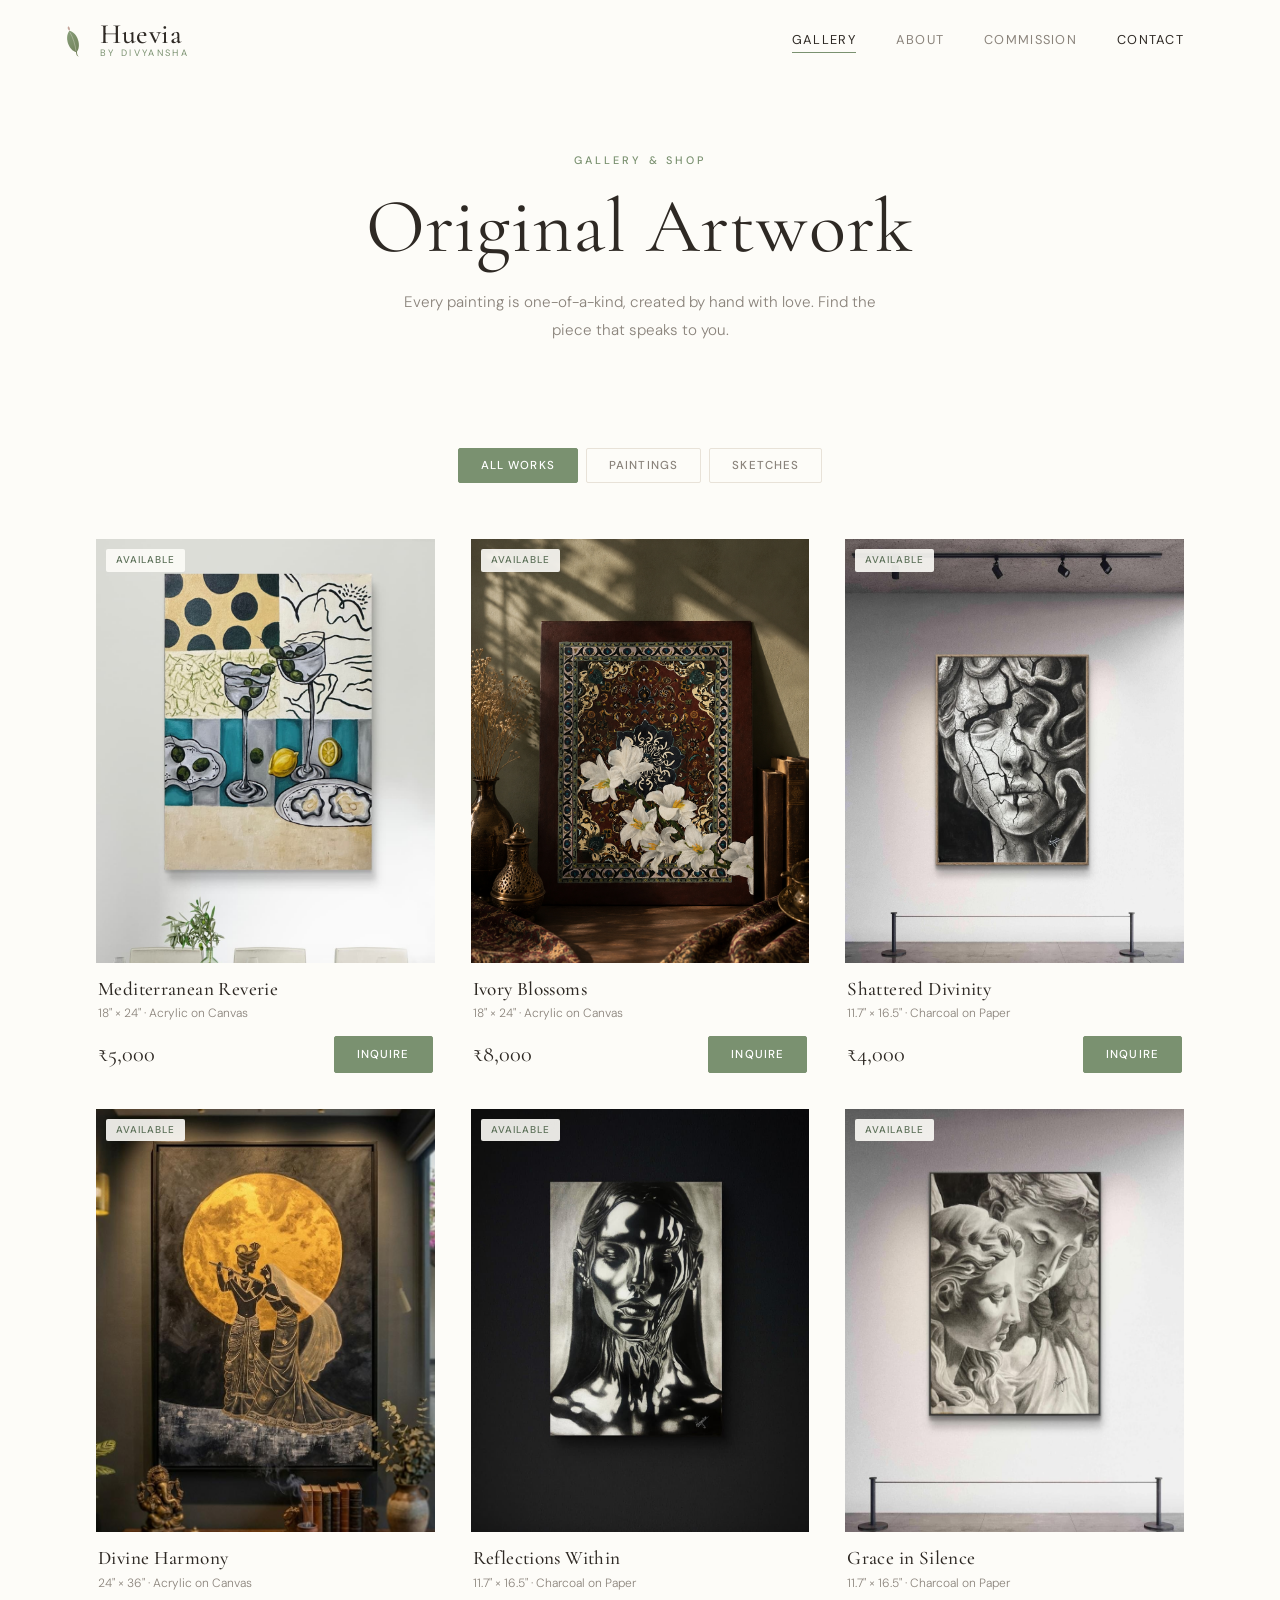
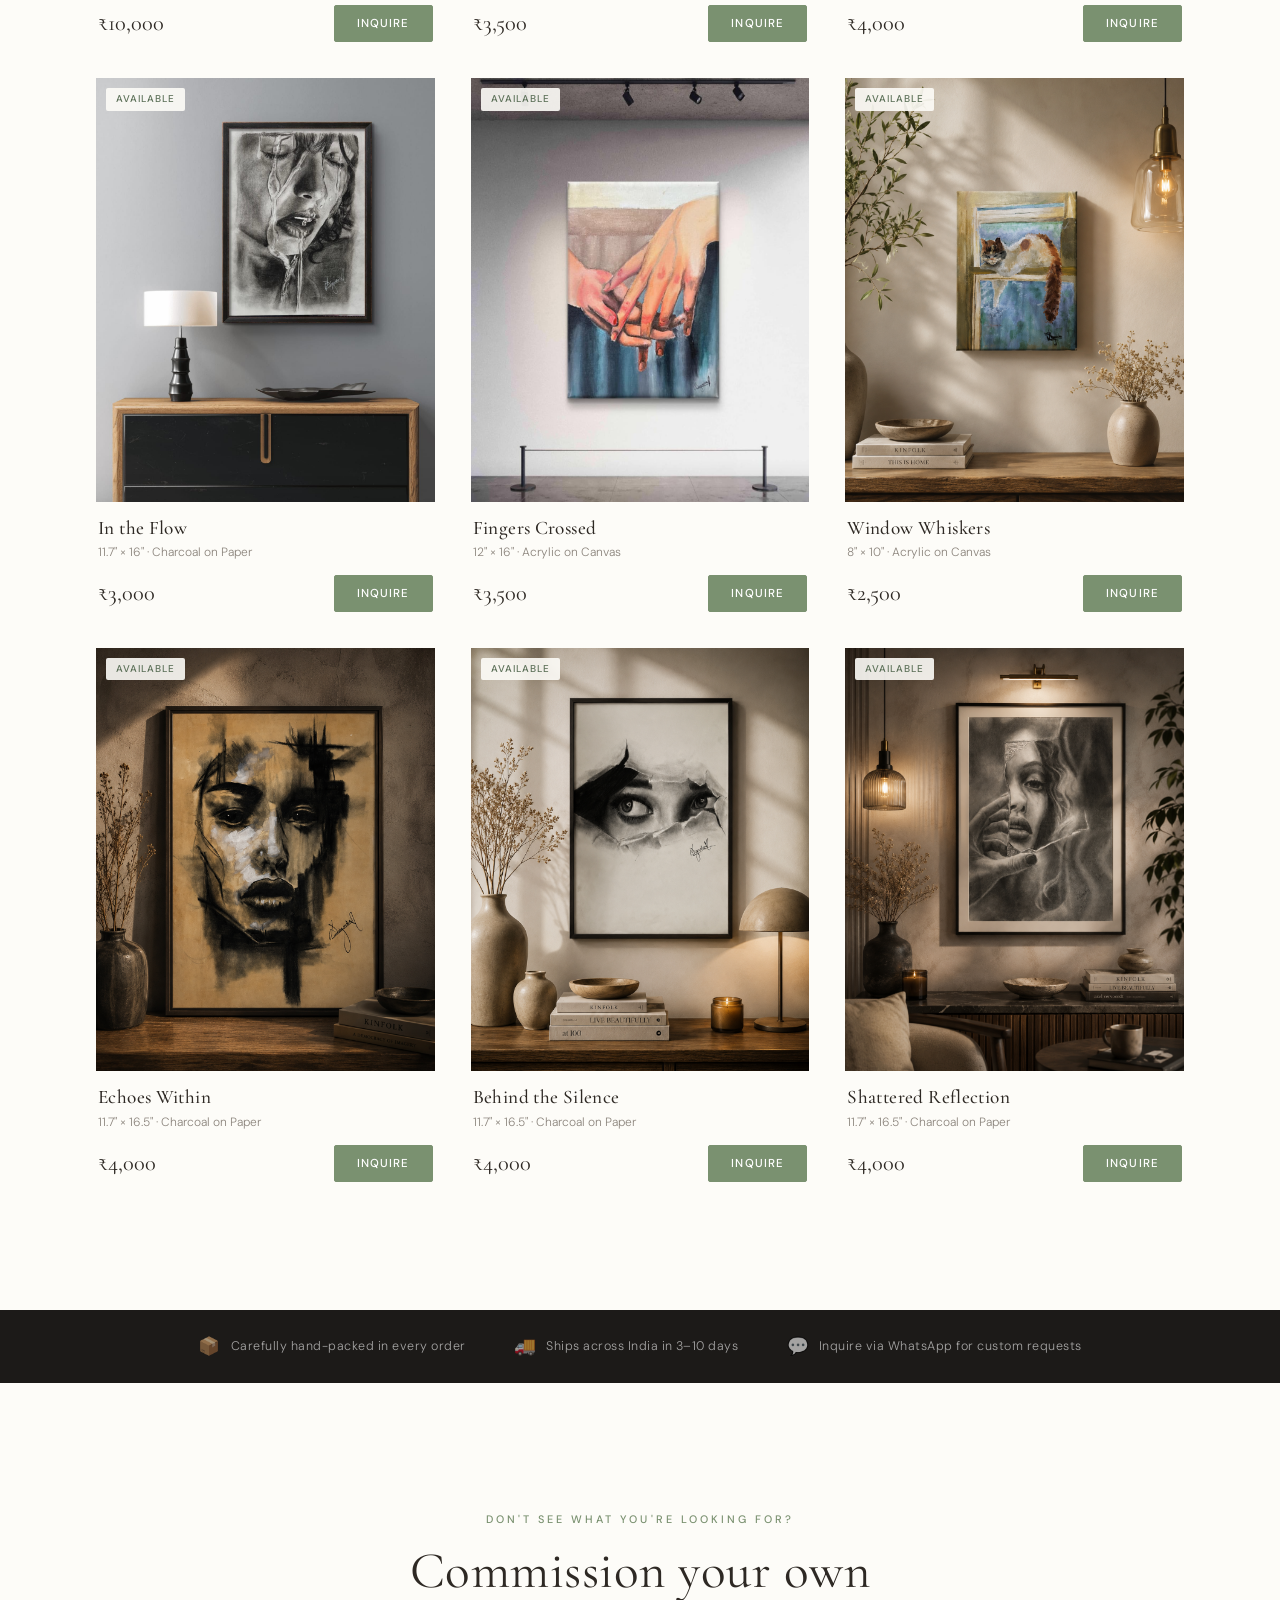
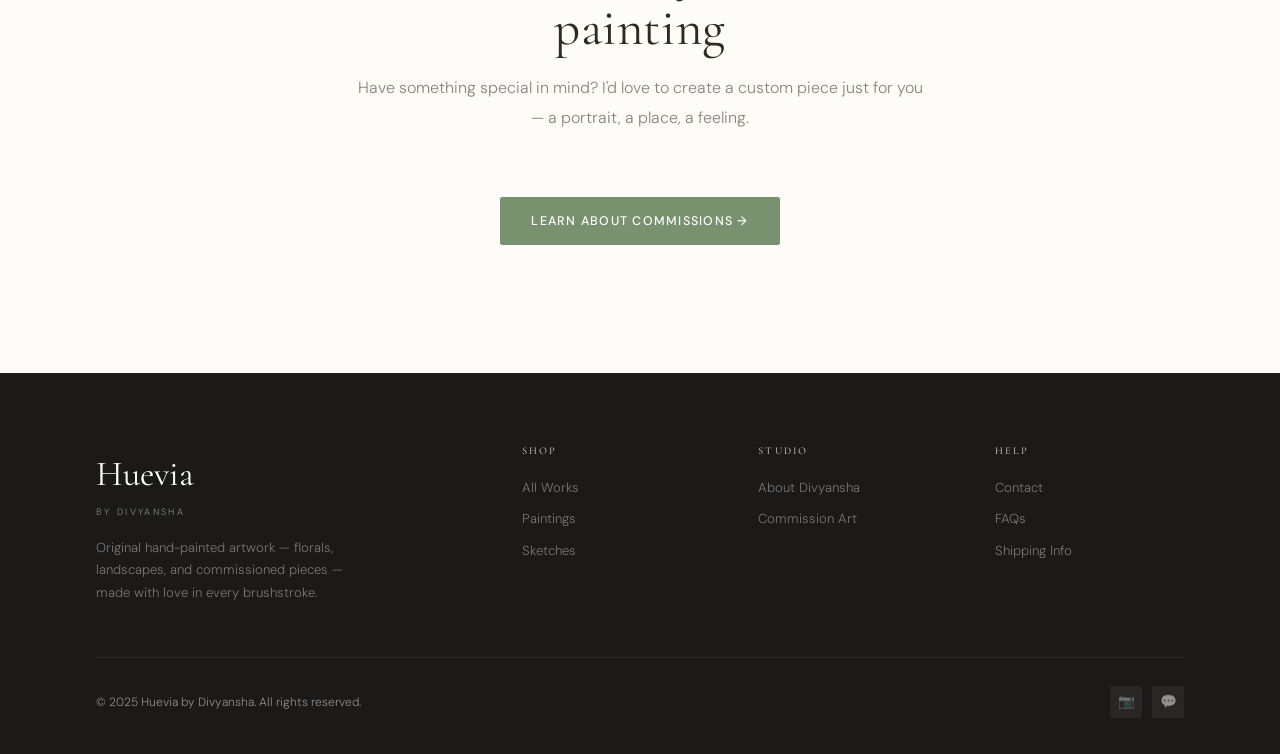
<file: gallery.html>
<!DOCTYPE html>
<html lang="en">
<head>
  <meta charset="UTF-8">
  <meta name="viewport" content="width=device-width, initial-scale=1.0">
  <title>Gallery & Shop — Huevia by Divyansha</title>
  <meta name="description" content="Shop original paintings and charcoal/graphite sketches by Divyansha. Available to buy online.">
  <link rel="preconnect" href="https://fonts.googleapis.com">
  <link rel="preconnect" href="https://fonts.gstatic.com" crossorigin>
  <link href="https://fonts.googleapis.com/css2?family=Cormorant+Garamond:ital,wght@0,400;0,500;0,600;0,700;1,400;1,500&family=DM+Sans:wght@300;400;500;600&display=swap" rel="stylesheet">
  <link rel="stylesheet" href="css/styles.css">
  <link rel="icon" type="image/svg+xml" href="images/logo/favicon-mark.svg">
</head>
<body>

  <!-- NAV -->
  <nav class="nav">
    <div class="nav-inner">
      <a href="index.html" class="nav-logo">
        <svg class="nav-logo-mark" viewBox="0 0 120 120" aria-hidden="true">
          <defs>
            <linearGradient id="navLeafGrad" x1="30" y1="25" x2="90" y2="115" gradientUnits="userSpaceOnUse">
              <stop offset="0" stop-color="#8CA37F"/>
              <stop offset="1" stop-color="#6B7A52"/>
            </linearGradient>
          </defs>
          <g transform="rotate(-18 60 65)">
            <path d="M60,25 C85,40 85,90 60,105 C35,90 35,40 60,25 Z" fill="url(#navLeafGrad)"/>
            <path d="M60,33 C64,50 64,80 60,99" fill="none" stroke="#F4F0EA" stroke-width="1.4" stroke-linecap="round" opacity="0.75"/>
            <path d="M60,105 C58,110 58,115 60,119" fill="none" stroke="#6B7A52" stroke-width="3" stroke-linecap="round"/>
            <path d="M60,9 C65,14 65,21 60,25 C55,21 55,14 60,9 Z" fill="#C4A49A"/>
          </g>
        </svg>
        <span class="nav-logo-text">
          <span class="brand-name">Huevia</span>
          <span class="brand-sub">by Divyansha</span>
        </span>
      </a>
      <div class="nav-links">
        <a href="gallery.html">Gallery</a>
        <a href="about.html">About</a>
        <a href="commission.html">Commission</a>
        <a href="contact.html" class="nav-cta">Contact</a>
      </div>
      <button class="nav-burger" aria-label="Open menu">
        <span></span><span></span><span></span>
      </button>
    </div>
  </nav>
  <div class="mobile-nav">
    <a href="gallery.html">Gallery</a>
    <a href="about.html">About</a>
    <a href="commission.html">Commission</a>
    <a href="contact.html">Contact</a>
  </div>

  <!-- BANNER -->
  <div class="page-banner">
    <span class="label-tag">Gallery & Shop</span>
    <h1>Original Artwork</h1>
    <p>Every painting is one-of-a-kind, created by hand with love. Find the piece that speaks to you.</p>
  </div>

  <!-- GALLERY -->
  <section class="section" style="padding-top:40px;">
    <div class="container">

      <!-- Filter -->
      <div class="gallery-filter">
        <button class="f-btn active" data-filter="all">All Works</button>
        <button class="f-btn" data-filter="painting">Paintings</button>
        <button class="f-btn" data-filter="sketch">Sketches</button>
      </div>

      <!-- Grid -->
      <div class="paintings-grid" id="gallery-grid"></div>

    </div>
  </section>

  <!-- SHIPPING STRIP -->
  <div class="ship-strip" id="shipping">
    <div class="ship-item"><span class="si">📦</span> Carefully hand-packed in every order</div>
    <div class="ship-item"><span class="si">🚚</span> Ships across India in 3–10 days</div>
    <div class="ship-item"><span class="si">💬</span> Inquire via WhatsApp for custom requests</div>
  </div>

  <!-- COMMISSION CTA -->
  <section class="section tc">
    <div class="container">
      <div class="sec-head">
        <span class="label-tag">Don't see what you're looking for?</span>
        <h2>Commission your own painting</h2>
        <p>Have something special in mind? I'd love to create a custom piece just for you — a portrait, a place, a feeling.</p>
      </div>
      <a href="commission.html" class="btn btn-primary">Learn About Commissions →</a>
    </div>
  </section>

  <!-- FOOTER -->
  <footer class="footer">
    <div class="container">
      <div class="footer-grid">
        <div class="footer-brand">
          <span class="fn">Huevia</span>
          <span class="fs">by Divyansha</span>
          <p>Original hand-painted artwork — florals, landscapes, and commissioned pieces — made with love in every brushstroke.</p>
        </div>
        <div class="footer-col">
          <h5>Shop</h5>
          <a href="gallery.html">All Works</a>
          <a href="gallery.html?filter=painting">Paintings</a>
          <a href="gallery.html?filter=sketch">Sketches</a>
        </div>
        <div class="footer-col">
          <h5>Studio</h5>
          <a href="about.html">About Divyansha</a>
          <a href="commission.html">Commission Art</a>
        </div>
        <div class="footer-col">
          <h5>Help</h5>
          <a href="contact.html">Contact</a>
          <a href="contact.html#faq">FAQs</a>
          <a href="contact.html#shipping">Shipping Info</a>
        </div>
      </div>
      <div class="footer-bottom">
        <span>© 2025 Huevia by Divyansha. All rights reserved.</span>
        <div class="foot-social">
          <a href="https://instagram.com/divyansha_chirania" target="_blank" rel="noopener" title="Instagram">📷</a>
          <a href="https://wa.me/919799884882" target="_blank" rel="noopener" title="WhatsApp">💬</a>
        </div>
      </div>
    </div>
  </footer>

  <!-- MODAL -->
  <div class="modal-wrap">
    <div class="modal">
      <button class="modal-close" onclick="closeModal()">✕</button>
      <div class="modal-img"></div>
      <div class="modal-info">
        <span class="modal-avail"></span>
        <h2 class="modal-title"></h2>
        <p class="modal-desc"></p>
        <div class="modal-meta">
          <div><div class="m-lbl">Dimensions</div><div class="m-val m-dim"></div></div>
          <div><div class="m-lbl">Medium</div><div class="m-val m-med"></div></div>
          <div><div class="m-lbl">Canvas Type</div><div class="m-val m-can"></div></div>
          <div><div class="m-lbl">Ships In</div><div class="m-val m-ship"></div></div>
        </div>
        <div class="modal-price"></div>
        <div class="modal-actions">
          <button class="btn btn-primary btn-full modal-inquire">Inquire via WhatsApp 💬</button>
          <a href="commission.html" class="btn btn-outline btn-full">Commission Similar Work</a>
        </div>
        <p class="modal-note">🚚 Carefully packaged &amp; shipped across India</p>
      </div>
    </div>
  </div>

  <script src="js/main.js"></script>
</body>
</html>
</file>
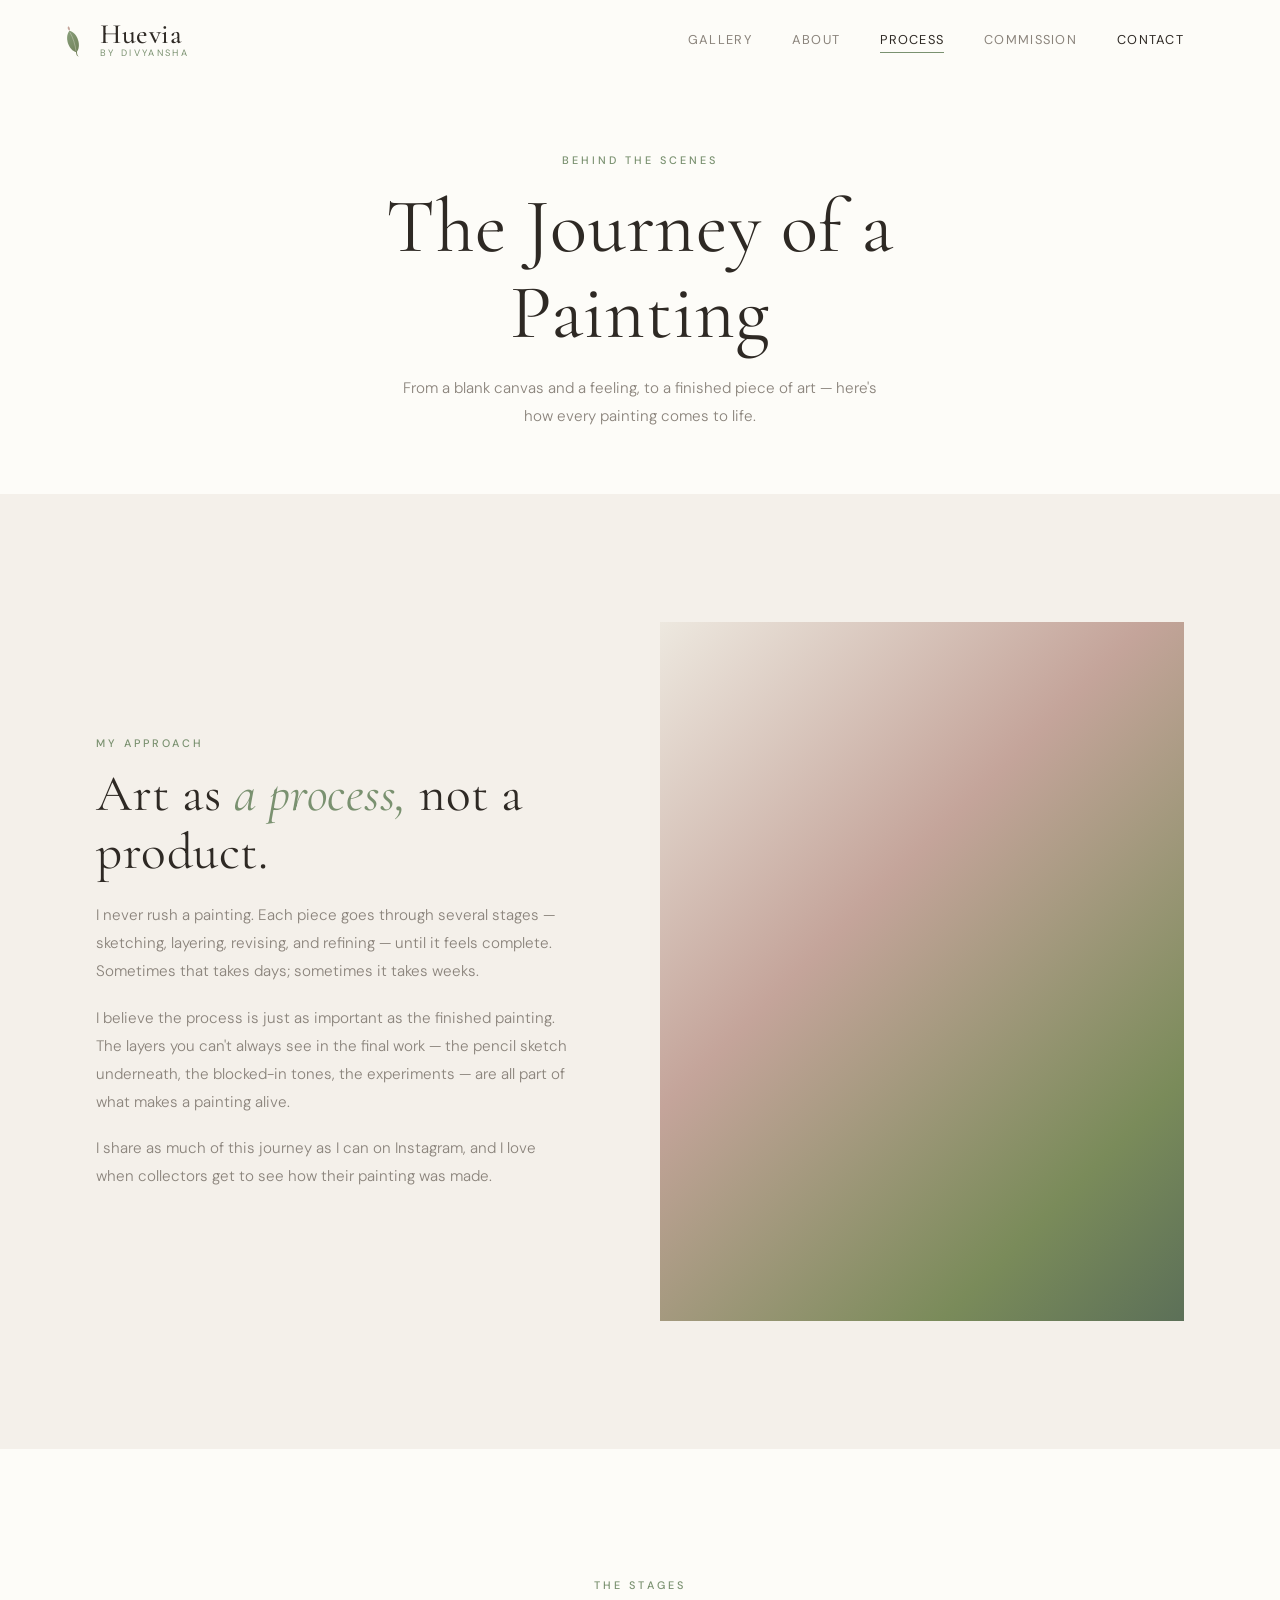
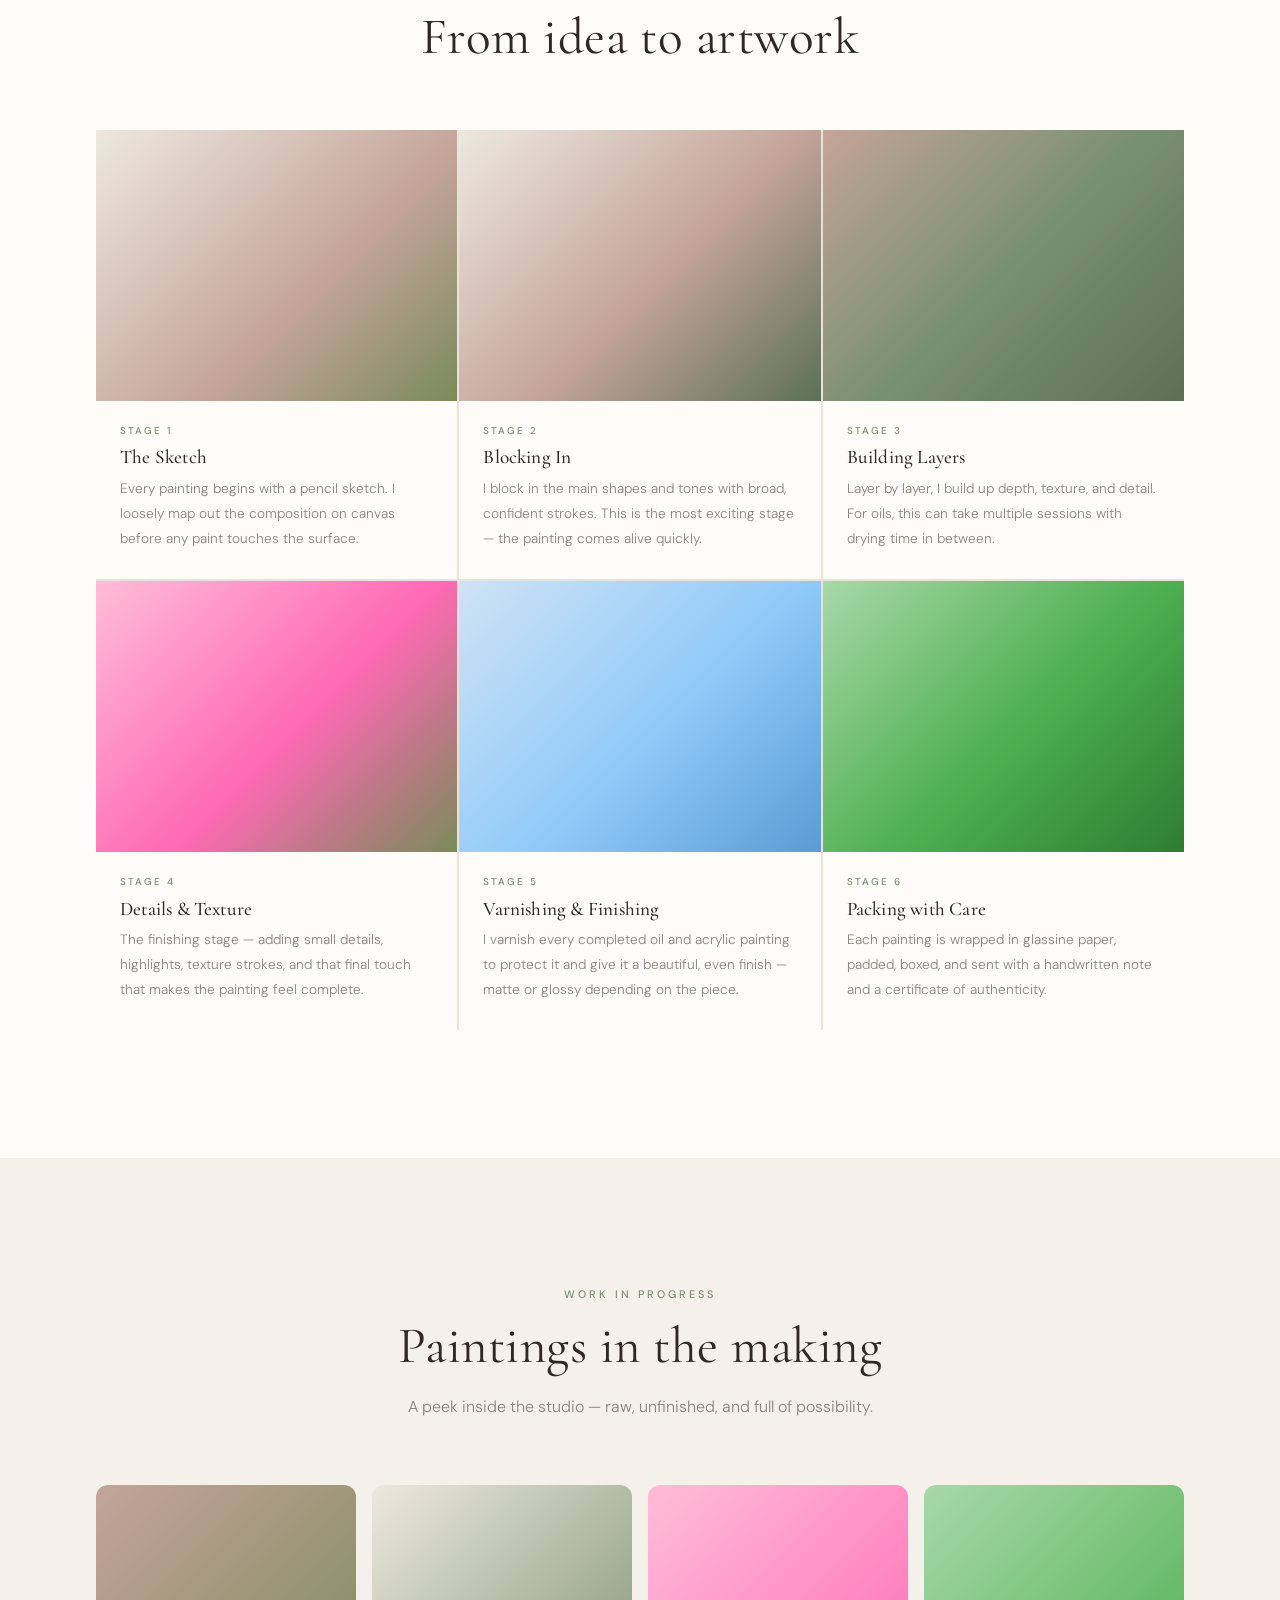
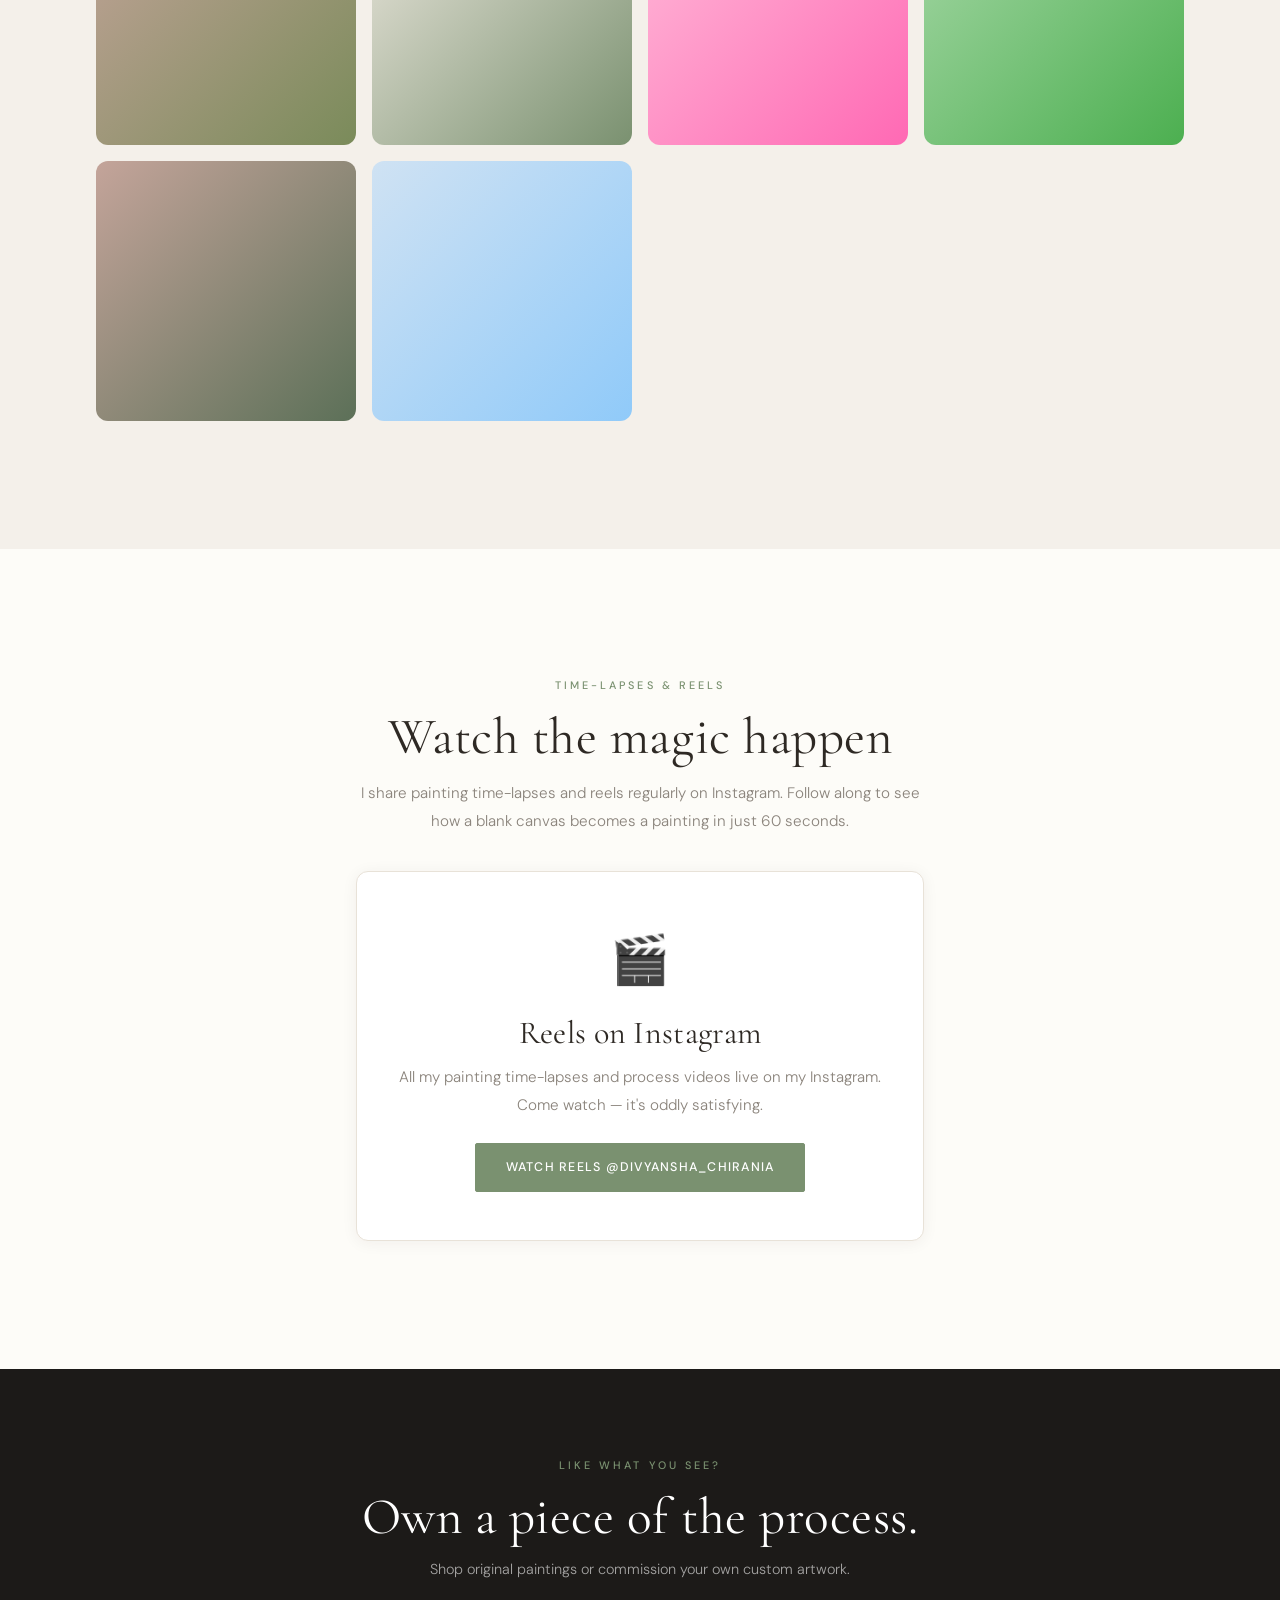
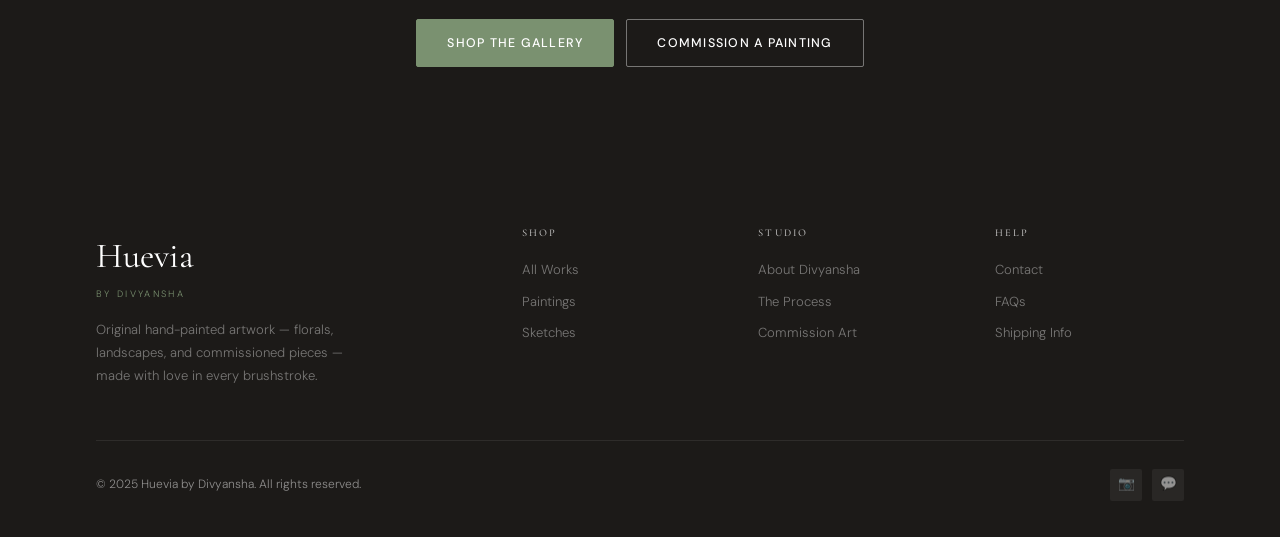
<file: process.html>
<!DOCTYPE html>
<html lang="en">
<head>
  <meta charset="UTF-8">
  <meta name="viewport" content="width=device-width, initial-scale=1.0">
  <title>The Process — Huevia by Divyansha</title>
  <meta name="description" content="Behind the scenes at Huevia — sketches, work-in-progress photos, and the journey from blank canvas to finished painting.">
  <link rel="preconnect" href="https://fonts.googleapis.com">
  <link rel="preconnect" href="https://fonts.gstatic.com" crossorigin>
  <link href="https://fonts.googleapis.com/css2?family=Cormorant+Garamond:ital,wght@0,400;0,500;0,600;0,700;1,400;1,500&family=DM+Sans:wght@300;400;500;600&display=swap" rel="stylesheet">
  <link rel="stylesheet" href="css/styles.css">
  <link rel="icon" type="image/svg+xml" href="images/logo/favicon-mark.svg">
</head>
<body>

  <!-- NAV -->
  <nav class="nav">
    <div class="nav-inner">
      <a href="index.html" class="nav-logo">
        <svg class="nav-logo-mark" viewBox="0 0 120 120" aria-hidden="true">
          <defs>
            <linearGradient id="navLeafGrad" x1="30" y1="25" x2="90" y2="115" gradientUnits="userSpaceOnUse">
              <stop offset="0" stop-color="#8CA37F"/>
              <stop offset="1" stop-color="#6B7A52"/>
            </linearGradient>
          </defs>
          <g transform="rotate(-18 60 65)">
            <path d="M60,25 C85,40 85,90 60,105 C35,90 35,40 60,25 Z" fill="url(#navLeafGrad)"/>
            <path d="M60,33 C64,50 64,80 60,99" fill="none" stroke="#F4F0EA" stroke-width="1.4" stroke-linecap="round" opacity="0.75"/>
            <path d="M60,105 C58,110 58,115 60,119" fill="none" stroke="#6B7A52" stroke-width="3" stroke-linecap="round"/>
            <path d="M60,9 C65,14 65,21 60,25 C55,21 55,14 60,9 Z" fill="#C4A49A"/>
          </g>
        </svg>
        <span class="nav-logo-text">
          <span class="brand-name">Huevia</span>
          <span class="brand-sub">by Divyansha</span>
        </span>
      </a>
      <div class="nav-links">
        <a href="gallery.html">Gallery</a>
        <a href="about.html">About</a>
        <a href="process.html">Process</a>
        <a href="commission.html">Commission</a>
        <a href="contact.html" class="nav-cta">Contact</a>
      </div>
      <button class="nav-burger" aria-label="Open menu">
        <span></span><span></span><span></span>
      </button>
    </div>
  </nav>
  <div class="mobile-nav">
    <a href="gallery.html">Gallery</a>
    <a href="about.html">About</a>
    <a href="process.html">Process</a>
    <a href="commission.html">Commission</a>
    <a href="contact.html">Contact</a>
  </div>

  <!-- BANNER -->
  <div class="page-banner">
    <span class="label-tag">Behind the Scenes</span>
    <h1>The Journey of a Painting</h1>
    <p>From a blank canvas and a feeling, to a finished piece of art — here's how every painting comes to life.</p>
  </div>

  <!-- OVERVIEW -->
  <section class="section section-alt">
    <div class="container">
      <div class="about-grid">
        <div class="about-text reveal">
          <span class="label-tag">My Approach</span>
          <h2>Art as <em>a process,</em> not a product.</h2>
          <p>I never rush a painting. Each piece goes through several stages — sketching, layering, revising, and refining — until it feels complete. Sometimes that takes days; sometimes it takes weeks.</p>
          <p>I believe the process is just as important as the finished painting. The layers you can't always see in the final work — the pencil sketch underneath, the blocked-in tones, the experiments — are all part of what makes a painting alive.</p>
          <p>I share as much of this journey as I can on Instagram, and I love when collectors get to see how their painting was made.</p>
        </div>
        <div class="about-img-wrap reveal" style="margin-top:0;">
          <!--
            Replace with a studio/tools photo:
            <img src="images/studio-tools.jpg" alt="Painting tools and supplies">
          -->
          <div class="main-photo">
            <div class="img-grad" style="background:linear-gradient(135deg,#EDE8DF 0%,#C4A49A 40%,#7A8B5A 80%,#5C7058 100%);min-height:360px;"></div>
          </div>
        </div>
      </div>
    </div>
  </section>

  <!-- STAGES GRID -->
  <section class="section">
    <div class="container">
      <div class="sec-head reveal">
        <span class="label-tag">The Stages</span>
        <h2>From idea to artwork</h2>
      </div>
      <div class="proc-grid">

        <div class="proc-card reveal">
          <div class="pimg">
            <!-- Replace with: <img src="images/process-sketch.jpg" alt="Sketching"> -->
            <div class="img-grad" style="background:linear-gradient(135deg,#EDE8DF 0%,#C4A49A 60%,#7A8B5A 100%);"></div>
          </div>
          <div class="pbody">
            <span class="ptag">Stage 1</span>
            <h4>The Sketch</h4>
            <p>Every painting begins with a pencil sketch. I loosely map out the composition on canvas before any paint touches the surface.</p>
          </div>
        </div>

        <div class="proc-card reveal">
          <div class="pimg">
            <!-- Replace with: <img src="images/process-block.jpg" alt="Blocking in colour"> -->
            <div class="img-grad" style="background:linear-gradient(135deg,#EDE8DF 0%,#C4A49A 55%,#5C7058 100%);"></div>
          </div>
          <div class="pbody">
            <span class="ptag">Stage 2</span>
            <h4>Blocking In</h4>
            <p>I block in the main shapes and tones with broad, confident strokes. This is the most exciting stage — the painting comes alive quickly.</p>
          </div>
        </div>

        <div class="proc-card reveal">
          <div class="pimg">
            <!-- Replace with: <img src="images/process-layers.jpg" alt="Building layers"> -->
            <div class="img-grad" style="background:linear-gradient(135deg,#C4A49A 0%,#7A9170 50%,#5C7058 100%);"></div>
          </div>
          <div class="pbody">
            <span class="ptag">Stage 3</span>
            <h4>Building Layers</h4>
            <p>Layer by layer, I build up depth, texture, and detail. For oils, this can take multiple sessions with drying time in between.</p>
          </div>
        </div>

        <div class="proc-card reveal">
          <div class="pimg">
            <!-- Replace with: <img src="images/process-detail.jpg" alt="Adding details"> -->
            <div class="img-grad" style="background:linear-gradient(135deg,#FFBCD9 0%,#FF69B4 55%,#7A8B5A 100%);"></div>
          </div>
          <div class="pbody">
            <span class="ptag">Stage 4</span>
            <h4>Details & Texture</h4>
            <p>The finishing stage — adding small details, highlights, texture strokes, and that final touch that makes the painting feel complete.</p>
          </div>
        </div>

        <div class="proc-card reveal">
          <div class="pimg">
            <!-- Replace with: <img src="images/process-varnish.jpg" alt="Varnishing"> -->
            <div class="img-grad" style="background:linear-gradient(135deg,#CFE2F3 0%,#90CAF9 55%,#5B9BD5 100%);"></div>
          </div>
          <div class="pbody">
            <span class="ptag">Stage 5</span>
            <h4>Varnishing &amp; Finishing</h4>
            <p>I varnish every completed oil and acrylic painting to protect it and give it a beautiful, even finish — matte or glossy depending on the piece.</p>
          </div>
        </div>

        <div class="proc-card reveal">
          <div class="pimg">
            <!-- Replace with: <img src="images/process-packing.jpg" alt="Packing"> -->
            <div class="img-grad" style="background:linear-gradient(135deg,#A8D8A8 0%,#4CAF50 55%,#2E7D32 100%);"></div>
          </div>
          <div class="pbody">
            <span class="ptag">Stage 6</span>
            <h4>Packing with Care</h4>
            <p>Each painting is wrapped in glassine paper, padded, boxed, and sent with a handwritten note and a certificate of authenticity.</p>
          </div>
        </div>

      </div>
    </div>
  </section>

  <!-- WIP GALLERY -->
  <section class="section section-alt">
    <div class="container">
      <div class="sec-head reveal">
        <span class="label-tag">Work in Progress</span>
        <h2>Paintings in the making</h2>
        <p>A peek inside the studio — raw, unfinished, and full of possibility.</p>
      </div>
      <div style="display:grid;grid-template-columns:repeat(auto-fill,minmax(220px,1fr));gap:16px;">
        <div class="reveal" style="border-radius:var(--r-lg);overflow:hidden;aspect-ratio:1;">
          <!-- Replace with: <img src="images/wip-1.jpg" alt="Work in progress 1"> -->
          <div class="img-grad" style="width:100%;height:100%;background:linear-gradient(135deg,#C4A49A,#7A8B5A);"></div>
        </div>
        <div class="reveal" style="border-radius:var(--r-lg);overflow:hidden;aspect-ratio:1;">
          <div class="img-grad" style="width:100%;height:100%;background:linear-gradient(135deg,#EDE8DF,#7A9170);"></div>
        </div>
        <div class="reveal" style="border-radius:var(--r-lg);overflow:hidden;aspect-ratio:1;">
          <div class="img-grad" style="width:100%;height:100%;background:linear-gradient(135deg,#FFBCD9,#FF69B4);"></div>
        </div>
        <div class="reveal" style="border-radius:var(--r-lg);overflow:hidden;aspect-ratio:1;">
          <div class="img-grad" style="width:100%;height:100%;background:linear-gradient(135deg,#A8D8A8,#4CAF50);"></div>
        </div>
        <div class="reveal" style="border-radius:var(--r-lg);overflow:hidden;aspect-ratio:1;">
          <div class="img-grad" style="width:100%;height:100%;background:linear-gradient(135deg,#C4A49A,#5C7058);"></div>
        </div>
        <div class="reveal" style="border-radius:var(--r-lg);overflow:hidden;aspect-ratio:1;">
          <div class="img-grad" style="width:100%;height:100%;background:linear-gradient(135deg,#CFE2F3,#90CAF9);"></div>
        </div>
      </div>
    </div>
  </section>

  <!-- REELS / VIDEO -->
  <section class="section tc">
    <div class="container" style="max-width:680px;">
      <span class="label-tag">Time-lapses & Reels</span>
      <h2>Watch the magic happen</h2>
      <p style="margin-top:12px;margin-bottom:36px;">I share painting time-lapses and reels regularly on Instagram. Follow along to see how a blank canvas becomes a painting in just 60 seconds.</p>
      <div style="background:var(--white);border-radius:var(--r-lg);padding:48px 32px;box-shadow:var(--shadow-sm);border:1.5px solid var(--border);" class="reveal">
        <div style="font-size:3rem;margin-bottom:16px;">🎬</div>
        <h3 style="font-family:var(--font-heading);margin-bottom:12px;">Reels on Instagram</h3>
        <p>All my painting time-lapses and process videos live on my Instagram. Come watch — it's oddly satisfying.</p>
        <a href="https://instagram.com/divyansha_chirania" target="_blank" rel="noopener" class="btn btn-primary mt-24">
          Watch Reels @divyansha_chirania
        </a>
      </div>
    </div>
  </section>

  <!-- CTA -->
  <section class="ig-strip">
    <div class="container tc">
      <span class="label-tag" style="color:var(--primary);">Like what you see?</span>
      <h2 style="color:white;">Own a piece of the process.</h2>
      <p style="color:rgba(255,255,255,.6);margin-bottom:36px;">Shop original paintings or commission your own custom artwork.</p>
      <div class="hero-btns" style="justify-content:center;">
        <a href="gallery.html" class="btn btn-primary">Shop the Gallery</a>
        <a href="commission.html" class="btn btn-outline-light">Commission a Painting</a>
      </div>
    </div>
  </section>

  <!-- FOOTER -->
  <footer class="footer">
    <div class="container">
      <div class="footer-grid">
        <div class="footer-brand">
          <span class="fn">Huevia</span>
          <span class="fs">by Divyansha</span>
          <p>Original hand-painted artwork — florals, landscapes, and commissioned pieces — made with love in every brushstroke.</p>
        </div>
        <div class="footer-col">
          <h5>Shop</h5>
          <a href="gallery.html">All Works</a>
          <a href="gallery.html?filter=painting">Paintings</a>
          <a href="gallery.html?filter=sketch">Sketches</a>
        </div>
        <div class="footer-col">
          <h5>Studio</h5>
          <a href="about.html">About Divyansha</a>
          <a href="process.html">The Process</a>
          <a href="commission.html">Commission Art</a>
        </div>
        <div class="footer-col">
          <h5>Help</h5>
          <a href="contact.html">Contact</a>
          <a href="contact.html#faq">FAQs</a>
          <a href="contact.html#shipping">Shipping Info</a>
        </div>
      </div>
      <div class="footer-bottom">
        <span>© 2025 Huevia by Divyansha. All rights reserved.</span>
        <div class="foot-social">
          <a href="https://instagram.com/divyansha_chirania" target="_blank" rel="noopener">📷</a>
          <a href="https://wa.me/919799884882" target="_blank" rel="noopener">💬</a>
        </div>
      </div>
    </div>
  </footer>

  <script src="js/main.js"></script>
</body>
</html>
</file>
<file: css/styles.css>
/* ================================================
   HUEVIA BY DIVYANSHA — Refined Styles
   ================================================ */

/* 1. Variables */
:root {
  --bg:           #FDFCF8;
  --bg-alt:       #F4F0EA;
  --cream:        #EDE8DF;
  --sage:         #7A9170;
  --sage-dark:    #5C7058;
  --sage-tint:    rgba(122,145,112,.08);
  --blush:        #C4A49A;
  --olive:        #7A8B5A;
  --text:         #2E2924;
  --text-light:   #8A837B;
  --border:       #E8E2D8;
  --white:        #FFFFFF;
  --dark:         #1C1A18;

  --primary:      var(--sage);
  --primary-dark: var(--sage-dark);

  --font-heading: 'Cormorant Garamond', Georgia, serif;
  --font-body:    'DM Sans', -apple-system, BlinkMacSystemFont, sans-serif;

  --nav-h:    80px;
  --sec-pad:  clamp(80px, 10vw, 140px);
  --max-w:    1200px;
  --pad:      clamp(24px, 5vw, 56px);

  --shadow-xs: 0 1px 6px  rgba(46,41,36,.04);
  --shadow-sm: 0 2px 16px rgba(46,41,36,.06);
  --shadow-md: 0 6px 32px rgba(46,41,36,.09);
  --shadow-lg: 0 16px 56px rgba(46,41,36,.12);

  --r:    6px;
  --r-lg: 12px;
  --ease: 0.35s cubic-bezier(0.4,0,0.2,1);
}

/* 2. Reset */
*, *::before, *::after { box-sizing: border-box; margin: 0; padding: 0; }
html { scroll-behavior: smooth; scroll-padding-top: var(--nav-h); }
body {
  background: var(--bg);
  color: var(--text);
  font-family: var(--font-body);
  font-weight: 300;
  line-height: 1.65;
  overflow-x: hidden;
  -webkit-font-smoothing: antialiased;
  animation: pageIn .5s ease;
}
img  { max-width: 100%; display: block; object-fit: cover; }
a    { text-decoration: none; color: inherit; }
ul, ol { list-style: none; }
button { cursor: pointer; font-family: inherit; }

@keyframes pageIn {
  from { opacity: 0; transform: translateY(12px); }
  to   { opacity: 1; transform: none; }
}

/* 3. Typography */
h1, h2, h3, h4, h5 {
  font-family: var(--font-heading);
  font-weight: 400;
  line-height: 1.12;
  color: var(--text);
  letter-spacing: .01em;
}
h1 { font-size: clamp(2.8rem, 6vw, 5.5rem); }
h2 { font-size: clamp(2.2rem, 4vw, 3.6rem); }
h3 { font-size: clamp(1.5rem, 2.5vw, 2.2rem); }
h4 { font-size: 1.3rem; font-weight: 500; }
p  { color: var(--text-light); line-height: 1.85; font-size: .95rem; }

em { color: var(--sage); font-style: italic; }

.label-tag {
  font-size: .68rem;
  font-weight: 500;
  letter-spacing: .28em;
  text-transform: uppercase;
  color: var(--sage);
  display: block;
  margin-bottom: 14px;
}

/* 4. Layout */
.container { max-width: var(--max-w); margin: 0 auto; padding: 0 var(--pad); }
.section    { padding: var(--sec-pad) 0; }
.section-alt { background: var(--bg-alt); }

.sec-head {
  text-align: center;
  max-width: 580px;
  margin: 0 auto 64px;
}
.sec-head p { margin-top: 16px; font-size: 1rem; }

/* 5. Navigation — Minimal */
.nav {
  position: fixed; top: 0; left: 0; right: 0;
  height: var(--nav-h); z-index: 1000;
  background: rgba(253,252,248,0);
  transition: background var(--ease), border-color var(--ease);
  border-bottom: 1px solid transparent;
}
.nav.scrolled {
  background: rgba(253,252,248,.96);
  backdrop-filter: blur(16px);
  -webkit-backdrop-filter: blur(16px);
  border-bottom-color: var(--border);
}
.nav-inner {
  max-width: var(--max-w); margin: 0 auto; padding: 0 var(--pad);
  height: 100%; display: flex; align-items: center; justify-content: space-between;
}
.nav-logo { display: flex; flex-direction: row; align-items: center; gap: 10px; margin-left: calc(-1 * var(--pad)); padding-left: 16px; }
.nav-logo-mark { width: 34px; height: 34px; flex-shrink: 0; transition: transform var(--ease); }
.nav-logo:hover .nav-logo-mark { transform: rotate(-6deg); }
.nav-logo-text { display: flex; flex-direction: column; line-height: 1; gap: 1px; }
.nav-logo .brand-name {
  font-family: var(--font-heading); font-size: 1.75rem;
  font-weight: 500; color: var(--text); letter-spacing: .02em;
}
.nav-logo .brand-sub {
  font-size: .58rem; letter-spacing: .25em; text-transform: uppercase;
  color: var(--sage); font-weight: 400;
}
.nav-links { display: flex; align-items: center; gap: 40px; }
.nav-links a {
  font-size: .8rem; font-weight: 400; letter-spacing: .1em;
  text-transform: uppercase; color: var(--text-light);
  transition: color var(--ease); position: relative;
}
.nav-links a::after {
  content: ''; position: absolute; bottom: -3px; left: 0; right: 100%;
  height: 1px; background: var(--sage); transition: right var(--ease);
}
.nav-links a:hover, .nav-links a.active { color: var(--text); }
.nav-links a:hover::after, .nav-links a.active::after { right: 0; }
.nav-cta { color: var(--text) !important; }

.nav-burger {
  display: none; flex-direction: column; gap: 5px;
  background: none; border: none; padding: 4px;
}
.nav-burger span {
  display: block; width: 22px; height: 1px; background: var(--text);
  transition: var(--ease); transform-origin: center;
}
.nav-burger.open span:nth-child(1) { transform: translateY(6px) rotate(45deg); }
.nav-burger.open span:nth-child(2) { opacity: 0; }
.nav-burger.open span:nth-child(3) { transform: translateY(-6px) rotate(-45deg); }

.mobile-nav {
  display: none; position: fixed; top: var(--nav-h); left: 0; right: 0;
  background: var(--bg); border-bottom: 1px solid var(--border);
  padding: 28px var(--pad) 36px; flex-direction: column; gap: 0;
  z-index: 999;
}
.mobile-nav.open { display: flex; }
.mobile-nav a {
  font-size: .95rem; font-weight: 400; color: var(--text);
  padding: 14px 0; border-bottom: 1px solid var(--border);
  letter-spacing: .06em;
}
.mobile-nav a:last-child { border: none; }

/* 6. Buttons */
.btn {
  display: inline-flex; align-items: center; justify-content: center; gap: 8px;
  padding: 13px 30px; border: 1px solid transparent;
  font-family: var(--font-body); font-size: .78rem; font-weight: 500;
  letter-spacing: .1em; text-transform: uppercase; cursor: pointer;
  transition: all var(--ease); white-space: nowrap; border-radius: 2px;
}
.btn-primary {
  background: var(--sage); color: var(--white); border-color: var(--sage);
}
.btn-primary:hover {
  background: var(--sage-dark); border-color: var(--sage-dark);
  transform: translateY(-1px); box-shadow: 0 6px 20px rgba(122,145,112,.25);
}
.btn-outline {
  background: transparent; color: var(--text); border-color: var(--text);
}
.btn-outline:hover {
  background: var(--text); color: var(--white); transform: translateY(-1px);
}
.btn-outline-light {
  background: transparent; color: var(--white); border-color: rgba(255,255,255,.4);
}
.btn-outline-light:hover {
  background: var(--white); color: var(--text); transform: translateY(-1px);
}
.btn-sm  { padding: 10px 22px; font-size: .72rem; }
.btn-full { width: 100%; }

/* 7. Home Hero */
.hero {
  min-height: 100vh; display: grid; grid-template-columns: 1fr 1fr;
  align-items: stretch; padding-top: var(--nav-h); overflow: hidden;
}
.hero-content {
  display: flex; flex-direction: column; justify-content: center;
  padding: 80px clamp(32px, 6vw, 96px);
}
.hero-tag {
  display: inline-block; font-size: .65rem; font-weight: 500;
  letter-spacing: .25em; text-transform: uppercase; color: var(--sage);
  margin-bottom: 24px; align-self: flex-start;
}
.hero-content h1 {
  font-size: clamp(3.2rem, 5.5vw, 5.5rem);
  line-height: 1.05; margin-bottom: 22px;
}
.hero-content > p {
  font-size: 1rem; max-width: 400px; margin-bottom: 40px; line-height: 1.85;
}
.hero-btns { display: flex; gap: 12px; flex-wrap: wrap; }
.hero-stats {
  display: flex; gap: 36px; margin-top: 56px;
  padding-top: 40px; border-top: 1px solid var(--border);
}
.hero-stat .num {
  font-family: var(--font-heading); font-size: 2.2rem; font-weight: 400;
  color: var(--text); line-height: 1;
}
.hero-stat .lbl {
  font-size: .65rem; color: var(--text-light); letter-spacing: .12em;
  text-transform: uppercase; margin-top: 5px;
}

.hero-image { position: relative; overflow: hidden; }
.hero-image .img-placeholder {
  width: 100%; height: 100%; min-height: 100vh;
  display: flex; align-items: flex-end; padding: 40px;
}
.hero-image img { width: 100%; height: 100%; object-fit: cover; }
.hero-caption {
  background: rgba(253,252,248,.88); backdrop-filter: blur(10px);
  padding: 14px 20px; border-radius: var(--r);
  border-left: 2px solid var(--sage);
}
.hero-caption .cap-title { font-family: var(--font-heading); font-size: 1rem; color: var(--text); font-weight: 500; }
.hero-caption .cap-meta  { font-size: .68rem; color: var(--text-light); margin-top: 3px; letter-spacing: .05em; }

/* 8. Collections */
.collections-grid { display: grid; grid-template-columns: repeat(2,1fr); gap: 16px; }
.coll-card { position: relative; overflow: hidden; cursor: pointer; }
.coll-card .cimg { aspect-ratio: 3/4; overflow: hidden; transition: transform .6s ease; }
.coll-card:hover .cimg { transform: scale(1.04); }
.coll-card .covr {
  position: absolute; bottom: 0; left: 0; right: 0; padding: 24px 20px;
  background: linear-gradient(to top, rgba(28,26,24,.78), transparent);
  transform: translateY(4px); transition: transform var(--ease);
}
.coll-card:hover .covr { transform: none; }
.coll-card .covr h3 { color: white; font-size: 1.3rem; font-weight: 400; }
.coll-card .covr span {
  font-size: .65rem; color: rgba(255,255,255,.65);
  letter-spacing: .15em; text-transform: uppercase;
}

/* 9. Painting Cards */
.paintings-grid { display: grid; grid-template-columns: repeat(auto-fill,minmax(280px,1fr)); gap: 36px; }
.paint-card {
  background: transparent; cursor: pointer;
  transition: transform var(--ease);
}
.paint-card:hover { transform: translateY(-4px); }
.paint-card.hidden { display: none; }
.paint-card .cimg-wrap {
  position: relative; aspect-ratio: 4/5; overflow: hidden;
  background: var(--cream); margin-bottom: 16px;
}
.paint-card .cimg-wrap .img-grad,
.paint-card .cimg-wrap img {
  width: 100%; height: 100%; object-fit: cover;
  transition: transform .6s ease; display: block;
}
.paint-card:hover .cimg-wrap .img-grad,
.paint-card:hover .cimg-wrap img { transform: scale(1.04); }
.paint-card .cimg-wrap::after {
  content: 'View Details'; position: absolute; inset: 0;
  background: rgba(28,26,24,.42); color: white;
  font-family: var(--font-heading); font-size: 1.1rem; letter-spacing: .08em;
  display: grid; place-items: center; opacity: 0; transition: opacity var(--ease);
}
.paint-card:hover .cimg-wrap::after { opacity: 1; }

.badge {
  position: absolute; top: 10px; left: 10px;
  padding: 3px 10px; font-size: .62rem; font-weight: 500;
  letter-spacing: .1em; text-transform: uppercase; border-radius: 2px;
}
.badge-avail { background: rgba(253,252,248,.9); color: var(--sage-dark); }
.badge-sold  { background: rgba(28,26,24,.65); color: rgba(255,255,255,.8); }

.paint-card .cinfo { padding: 0 2px; }
.paint-card .cinfo h4 {
  font-family: var(--font-heading); font-size: 1.2rem; font-weight: 500;
  margin-bottom: 4px; letter-spacing: .02em;
}
.paint-card .cmeta { font-size: .75rem; color: var(--text-light); margin-bottom: 12px; }
.paint-card .cfooter { display: flex; align-items: center; justify-content: space-between; }
.paint-card .price {
  font-family: var(--font-heading); font-size: 1.4rem;
  font-weight: 400; color: var(--text);
}

/* 10. Gallery Filter */
.gallery-filter { display: flex; gap: 8px; flex-wrap: wrap; justify-content: center; margin-bottom: 56px; }
.f-btn {
  padding: 9px 22px; border: 1px solid var(--border);
  background: transparent; font-size: .72rem; font-weight: 500;
  letter-spacing: .1em; text-transform: uppercase;
  color: var(--text-light); cursor: pointer; transition: all var(--ease);
  border-radius: 2px;
}
.f-btn:hover, .f-btn.active {
  background: var(--sage); border-color: var(--sage); color: var(--white);
}

/* 11. Modal */
.modal-wrap {
  position: fixed; inset: 0; background: rgba(28,26,24,.72);
  backdrop-filter: blur(10px); -webkit-backdrop-filter: blur(10px);
  z-index: 2000; display: none; align-items: center;
  justify-content: center; padding: 24px;
}
.modal-wrap.open { display: flex; }
.modal {
  background: var(--bg); max-width: 900px; width: 100%;
  max-height: 92vh; overflow-y: auto;
  display: grid; grid-template-columns: 1fr 1fr; position: relative;
}
.modal-close {
  position: absolute; top: 16px; right: 16px; width: 32px; height: 32px;
  border: 1px solid var(--border); background: var(--bg);
  font-size: 1rem; display: grid; place-items: center;
  z-index: 10; color: var(--text-light); transition: all var(--ease);
  border-radius: 2px;
}
.modal-close:hover { background: var(--text); color: var(--white); border-color: var(--text); }
.modal-img { position: relative; overflow: hidden; }
.modal-img .img-grad, .modal-img img { width: 100%; height: 100%; display: block; object-fit: cover; min-height: 320px; }
.modal-info { padding: 44px 40px 40px; display: flex; flex-direction: column; }
.modal-avail {
  display: inline-block; padding: 3px 12px; font-size: .62rem; font-weight: 500;
  letter-spacing: .12em; text-transform: uppercase; margin-bottom: 14px;
  border-radius: 2px; background: var(--sage-tint); color: var(--sage-dark);
  align-self: flex-start; border: 1px solid rgba(122,145,112,.2);
}
.modal-avail.sold {
  background: rgba(196,164,154,.1); color: #8B6055;
  border-color: rgba(196,164,154,.3);
}
.modal-info h2 { font-size: clamp(2rem, 3vw, 2.6rem); margin-bottom: 12px; }
.modal-desc { font-size: .9rem; color: var(--text-light); line-height: 1.85; margin-bottom: 28px; flex: 1; }

.modal-meta {
  display: grid; grid-template-columns: 1fr 1fr; gap: 0;
  border-top: 1px solid var(--border); border-left: 1px solid var(--border);
  margin-bottom: 28px;
}
.modal-meta > div {
  padding: 14px 16px;
  border-right: 1px solid var(--border);
  border-bottom: 1px solid var(--border);
}
.modal-meta .m-lbl { font-size: .62rem; font-weight: 500; letter-spacing: .15em; text-transform: uppercase; color: var(--sage); margin-bottom: 4px; }
.modal-meta .m-val { font-size: .88rem; color: var(--text); font-weight: 400; }

.modal-price { font-family: var(--font-heading); font-size: 2.4rem; font-weight: 400; color: var(--text); margin-bottom: 20px; }
.modal-actions { display: flex; flex-direction: column; gap: 10px; }
.modal-note { font-size: .72rem; color: var(--text-light); text-align: center; margin-top: 10px; letter-spacing: .04em; }

/* 12. About */
.about-grid { display: grid; grid-template-columns: 1fr 1.1fr; gap: 88px; align-items: center; }
.about-img-wrap { position: relative; }
.about-img-wrap .main-photo { overflow: hidden; aspect-ratio: 3/4; }
.about-img-wrap .main-photo img,
.about-img-wrap .main-photo .img-grad { width: 100%; height: 100%; display: block; object-fit: cover; }
.about-badge {
  position: absolute; bottom: -20px; right: -20px;
  background: var(--sage); color: white; padding: 20px 24px;
  box-shadow: var(--shadow-md); text-align: center;
}
.about-badge .bnum { font-family: var(--font-heading); font-size: 2.4rem; font-weight: 400; line-height: 1; }
.about-badge .blbl { font-size: .62rem; opacity: .8; letter-spacing: .15em; text-transform: uppercase; margin-top: 5px; }
.about-text h1, .about-text h2 { margin: 10px 0 20px; }
.about-text p  { margin-bottom: 18px; }

.values-grid { display: grid; grid-template-columns: repeat(3,1fr); gap: 2px; }
.val-card {
  background: var(--white); padding: 40px 32px;
  transition: background var(--ease);
}
.val-card:hover { background: var(--bg-alt); }
.val-icon { font-size: 1.6rem; margin-bottom: 18px; }
.val-card h4 { font-family: var(--font-heading); font-size: 1.4rem; margin-bottom: 10px; }
.val-card p  { font-size: .88rem; }

/* 13. Commission */
.comm-hero { padding-top: calc(var(--nav-h) + 72px); padding-bottom: 80px; text-align: center; }
.comm-hero h1 { max-width: 720px; margin: 14px auto 20px; }
.comm-hero > p { max-width: 520px; margin: 0 auto 40px; font-size: 1rem; }

.steps { display: grid; grid-template-columns: repeat(4,1fr); gap: 1px; background: var(--border); }
.step { background: var(--bg); padding: 36px 28px; text-align: center; }
.step-num {
  width: 48px; height: 48px; border-radius: 50%; background: var(--sage);
  color: white; font-family: var(--font-heading); font-size: 1.3rem;
  display: grid; place-items: center; margin: 0 auto 20px;
}
.step h4 { font-family: var(--font-heading); font-size: 1.2rem; font-weight: 500; margin-bottom: 8px; }
.step p  { font-size: .85rem; }

.sizes-grid { display: grid; grid-template-columns: repeat(auto-fill,minmax(180px,1fr)); gap: 2px; background: var(--border); }
.size-card {
  background: var(--bg); padding: 28px 22px; text-align: center;
  transition: background var(--ease); cursor: pointer;
}
.size-card:hover { background: var(--white); }
.size-card .sz   { font-family: var(--font-heading); font-size: 1.5rem; font-weight: 400; color: var(--text); margin-bottom: 5px; }
.size-card .from { font-size: .78rem; color: var(--sage); font-weight: 500; letter-spacing: .05em; }
.size-card .sdesc{ font-size: .75rem; color: var(--text-light); margin-top: 8px; line-height: 1.6; }

/* 14. Process */
.proc-grid { display: grid; grid-template-columns: repeat(3,1fr); gap: 2px; background: var(--border); }
.proc-card { background: var(--bg); overflow: hidden; }
.proc-card .pimg { aspect-ratio: 4/3; overflow: hidden; }
.proc-card .pimg img,
.proc-card .pimg .img-grad { width: 100%; height: 100%; display: block; object-fit: cover; transition: transform .6s ease; }
.proc-card:hover .pimg .img-grad,
.proc-card:hover .pimg img { transform: scale(1.04); }
.proc-card .pbody { padding: 22px 24px 28px; }
.proc-card .ptag { font-size: .62rem; font-weight: 500; letter-spacing: .2em; text-transform: uppercase; color: var(--sage); display: block; margin-bottom: 8px; }
.proc-card h4 { font-family: var(--font-heading); font-size: 1.2rem; font-weight: 500; margin-bottom: 7px; }
.proc-card p  { font-size: .85rem; }

/* 15. Testimonials */
.testi-grid { display: grid; grid-template-columns: repeat(3,1fr); gap: 2px; background: var(--border); }
.testi-card { background: var(--white); padding: 36px 32px; }
.testi-stars { color: var(--blush); font-size: .9rem; margin-bottom: 16px; letter-spacing: .1em; }
.testi-text  { font-size: .92rem; line-height: 1.85; color: var(--text); margin-bottom: 24px; }
.testi-author { display: flex; align-items: center; gap: 12px; }
.tauthor-av {
  width: 40px; height: 40px; border-radius: 50%; flex-shrink: 0;
  background: var(--cream); display: grid; place-items: center;
  font-family: var(--font-heading); font-size: 1.1rem; color: var(--sage-dark);
  border: 1px solid var(--border);
}
.tauthor-name { font-weight: 500; font-size: .85rem; color: var(--text); }
.tauthor-loc  { font-size: .72rem; color: var(--text-light); }

/* 16. Contact */
.contact-grid { display: grid; grid-template-columns: 1fr 1.4fr; gap: 80px; align-items: start; }
.contact-info p { margin-bottom: 32px; }
.clinks { display: flex; flex-direction: column; gap: 2px; background: var(--border); }
.clink {
  display: flex; align-items: center; gap: 16px; padding: 18px 20px;
  background: var(--bg); transition: background var(--ease);
}
.clink:hover { background: var(--white); }
.clink-icon {
  width: 40px; height: 40px;
  background: var(--sage-tint); display: grid; place-items: center;
  font-size: 1.1rem; flex-shrink: 0; border: 1px solid rgba(122,145,112,.15);
}
.clink-lbl { font-size: .62rem; font-weight: 500; letter-spacing: .15em; text-transform: uppercase; color: var(--sage); margin-bottom: 3px; }
.clink-val { font-size: .88rem; color: var(--text); font-weight: 400; }

/* 17. Forms */
.form-group { margin-bottom: 20px; }
.form-group label {
  display: block; font-size: .68rem; font-weight: 500;
  letter-spacing: .12em; text-transform: uppercase; color: var(--text); margin-bottom: 8px;
}
.form-group input,
.form-group select,
.form-group textarea {
  width: 100%; padding: 13px 16px; border: 1px solid var(--border); border-radius: 0;
  background: var(--white); font-family: var(--font-body); font-size: .9rem;
  font-weight: 300; color: var(--text); outline: none;
  transition: border-color var(--ease);
}
.form-group input:focus,
.form-group select:focus,
.form-group textarea:focus { border-color: var(--sage); }
.form-group textarea { min-height: 130px; resize: vertical; }
.form-row { display: grid; grid-template-columns: 1fr 1fr; gap: 16px; }

/* 18. FAQ */
.faq-wrap { max-width: 680px; margin: 0 auto; }
.faq-item { border-bottom: 1px solid var(--border); }
.faq-q {
  display: flex; align-items: center; justify-content: space-between;
  padding: 22px 0; cursor: pointer; user-select: none;
}
.faq-q span { font-family: var(--font-heading); font-size: 1.1rem; font-weight: 400; color: var(--text); }
.faq-ico {
  width: 24px; height: 24px; border: 1px solid var(--border);
  display: grid; place-items: center; font-size: .95rem;
  color: var(--sage); flex-shrink: 0; transition: all var(--ease);
  border-radius: 2px;
}
.faq-item.open .faq-ico { background: var(--sage); border-color: var(--sage); color: white; transform: rotate(45deg); }
.faq-a { max-height: 0; overflow: hidden; transition: max-height .4s ease, padding .3s ease; }
.faq-item.open .faq-a { max-height: 300px; padding-bottom: 20px; }
.faq-a p { font-size: .9rem; line-height: 1.85; }

/* 19. Instagram Strip */
.ig-strip { background: var(--dark); padding: 88px 0; text-align: center; }
.ig-strip h2 { color: white; margin-bottom: 10px; font-weight: 400; }
.ig-strip > .container > p { color: rgba(255,255,255,.5); margin-bottom: 40px; font-size: .9rem; }
.ig-grid { display: grid; grid-template-columns: repeat(6,1fr); gap: 3px; margin-bottom: 36px; }
.ig-tile { aspect-ratio: 1; overflow: hidden; cursor: pointer; }
.ig-tile .img-grad { width: 100%; height: 100%; transition: transform .5s ease; }
.ig-tile:hover .img-grad { transform: scale(1.06); }

/* 20. Shipping Banner */
.ship-strip {
  background: var(--dark); color: rgba(255,255,255,.6);
  padding: 22px var(--pad);
  display: flex; align-items: center; justify-content: center; gap: 48px; flex-wrap: wrap;
}
.ship-item { display: flex; align-items: center; gap: 10px; font-size: .78rem; letter-spacing: .04em; }
.ship-item .si { font-size: 1.1rem; }

/* 21. Footer */
.footer { background: var(--dark); color: rgba(255,255,255,.5); padding: 72px 0 36px; }
.footer-grid { display: grid; grid-template-columns: 2fr 1fr 1fr 1fr; gap: 48px; margin-bottom: 52px; }
.footer-brand .fn { font-family: var(--font-heading); font-size: 2.2rem; font-weight: 400; color: white; display: block; margin-bottom: 2px; }
.footer-brand .fs { font-size: .58rem; letter-spacing: .25em; text-transform: uppercase; color: var(--sage); display: block; margin-bottom: 16px; }
.footer-brand p   { font-size: .82rem; color: rgba(255,255,255,.4); line-height: 1.75; max-width: 260px; }
.footer-col h5    { color: rgba(255,255,255,.7); font-size: .65rem; font-weight: 500; letter-spacing: .2em; text-transform: uppercase; margin-bottom: 20px; }
.footer-col a     { display: block; color: rgba(255,255,255,.4); font-size: .82rem; margin-bottom: 10px; transition: color var(--ease); }
.footer-col a:hover { color: rgba(255,255,255,.8); }
.footer-bottom {
  border-top: 1px solid rgba(255,255,255,.08); padding-top: 28px;
  display: flex; align-items: center; justify-content: space-between; font-size: .75rem;
}
.foot-social { display: flex; gap: 10px; }
.foot-social a {
  width: 32px; height: 32px; background: rgba(255,255,255,.06);
  display: grid; place-items: center; color: rgba(255,255,255,.5);
  font-size: .85rem; text-decoration: none; transition: all var(--ease);
  border-radius: 2px;
}
.foot-social a:hover { background: var(--sage); color: white; }

/* 22. Page Banner */
.page-banner {
  padding-top: calc(var(--nav-h) + 72px); padding-bottom: 64px;
  text-align: center;
}
.page-banner h1 { max-width: 680px; margin: 14px auto 18px; }
.page-banner p   { max-width: 500px; margin: 0 auto; }

/* 23. Utilities */
.tc   { text-align: center; }
.mt-8  { margin-top: 8px; }
.mt-16 { margin-top: 16px; }
.mt-24 { margin-top: 24px; }
.mt-40 { margin-top: 40px; }
.divider { height: 1px; background: var(--border); }

.reveal { opacity: 0; transform: translateY(24px); transition: opacity .75s ease, transform .75s ease; }
.reveal.visible { opacity: 1; transform: none; }

/* 24. Media Queries */
@media (max-width: 1024px) {
  :root { --sec-pad: 80px; }
  .hero { grid-template-columns: 1fr; min-height: auto; }
  .hero-image { height: 56vw; min-height: 380px; max-height: 520px; }
  .hero-image .img-placeholder { min-height: unset; height: 100%; }
  .hero-content { padding: 64px var(--pad); }
  .about-grid { grid-template-columns: 1fr; gap: 56px; }
  .about-img-wrap { max-width: 480px; margin: 0 auto; }
  .collections-grid { grid-template-columns: repeat(2,1fr); }
  .steps { grid-template-columns: repeat(2,1fr); }
  .footer-grid { grid-template-columns: 1fr 1fr; }
  .ig-grid { grid-template-columns: repeat(4,1fr); }
}

@media (max-width: 768px) {
  :root { --sec-pad: 64px; }
  .nav-links { display: none; }
  .nav-burger { display: flex; }
  .modal { grid-template-columns: 1fr; }
  .modal-img { aspect-ratio: 16/9; min-height: 220px; }
  .modal-info { padding: 32px 28px; }
  .testi-grid { grid-template-columns: 1fr; gap: 2px; }
  .values-grid { grid-template-columns: 1fr; gap: 2px; }
  .contact-grid { grid-template-columns: 1fr; gap: 48px; }
  .proc-grid { grid-template-columns: repeat(2,1fr); }
  .ig-grid { grid-template-columns: repeat(3,1fr); }
  .footer-grid { grid-template-columns: 1fr 1fr; gap: 28px; }
  .footer-brand { grid-column: 1 / -1; }
  .ship-strip { gap: 20px; }
}

@media (max-width: 480px) {
  .hero-btns { flex-direction: column; }
  .hero-btns .btn { width: 100%; }
  .hero-stats { gap: 20px; }
  .collections-grid { grid-template-columns: 1fr 1fr; gap: 8px; }
  .paintings-grid { grid-template-columns: 1fr 1fr; gap: 20px; }
  .proc-grid { grid-template-columns: 1fr; }
  .sizes-grid { grid-template-columns: 1fr 1fr; }
  .form-row { grid-template-columns: 1fr; }
  .footer-grid { grid-template-columns: 1fr; }
  .footer-bottom { flex-direction: column; gap: 16px; text-align: center; }
  .ig-grid { grid-template-columns: repeat(2,1fr); }
}
</file>
